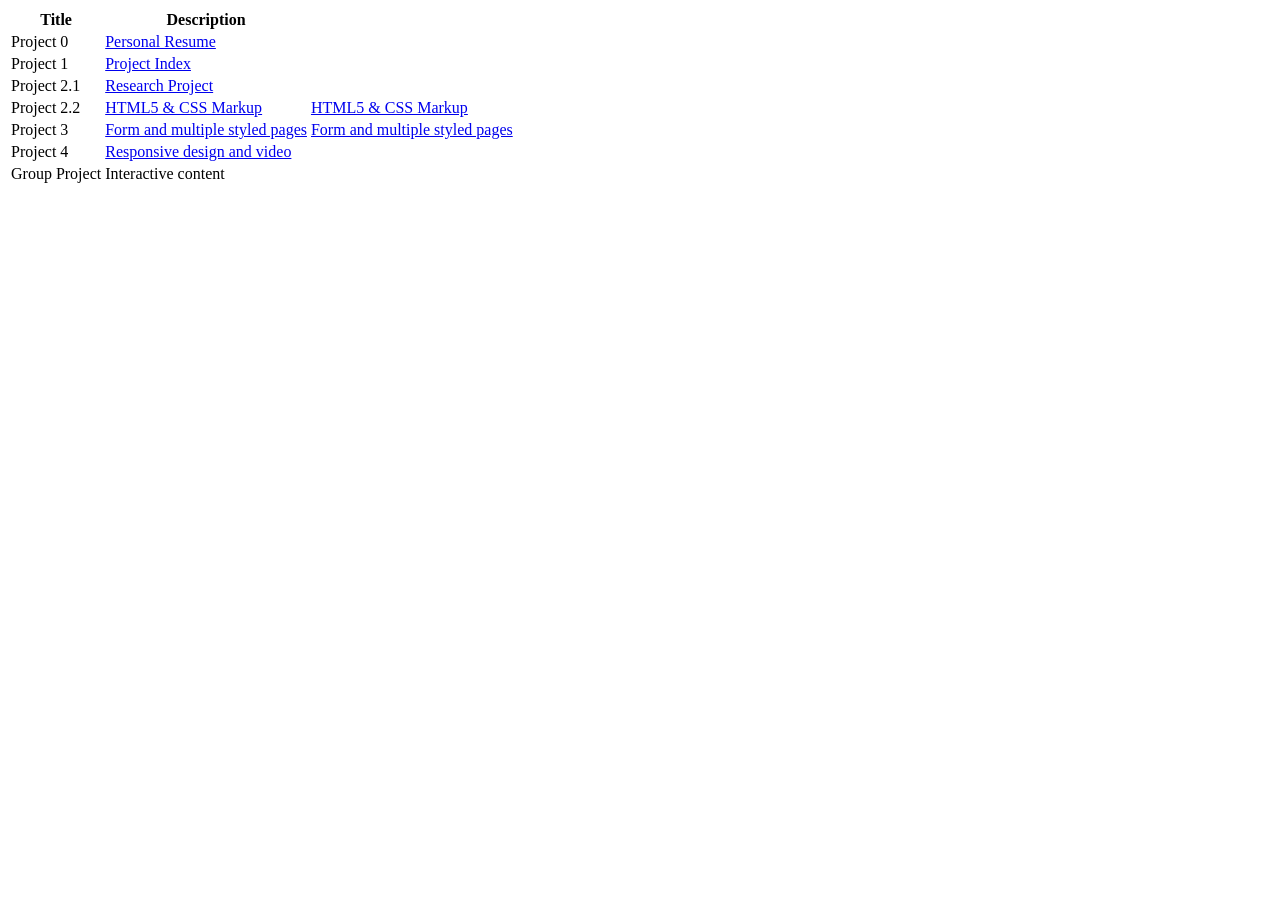
<file: index.html>
<html>
  <head>
    <title>WYATT GLAMMER</title>
  </head>
  <body>
    <table>
      <tr>
        <th>Title</th>
        <th>Description</th>
      </tr>
      <tr>
        <td>Project 0</td>
        <td>
          <a href="https://github.com/inf-6420-sp26/resume-WyattHX1895/blob/main/resume.md"> Personal Resume </a>
        </td>
      </tr>
      <tr>
        <td>Project 1</td>
        <td><a href="https://github.com/inf-6420-sp26/projects-WyattHX1895/blob/main/index.html"> Project Index </a>
        </td>
      </tr>
      <tr>
        <td>Project 2.1</td>
        <td><a href="https://github.com/inf-6420-sp26/projects-WyattHX1895/blob/main/Project2/index.html">Research Project</a>
        </td>
      </tr>
      <tr>
        <td>Project 2.2</td>
        <td><a href="https://github.com/inf-6420-sp26/projects-WyattHX1895/blob/main/coffee/index.html">HTML5 &amp; CSS Markup</a>
        <td><a href="https://github.com/inf-6420-sp26/projects-WyattHX1895/tree/project-3/coffee">HTML5 &amp; CSS Markup</a>

        </td>
      </tr>
      <tr>
        <td>Project 3</td>
        <td><a href="https://github.com/inf-6420-sp26/projects-WyattHX1895/blob/6573c8a334d9048bd66b8c5ffdcdc71031d3d506/Project3/index.html">
          Form and multiple styled pages </a> 
        <td><a href="https://github.com/inf-6420-sp26/projects-WyattHX1895/tree/project-3/Project3">Form and multiple styled pages</a>
        </td>
      </tr>
      <tr>
        <td>Project 4</td>
        <td><a href="https://github.com/inf-6420-sp26/projects-WyattHX1895/tree/project-4/responsive-video">Responsive design and video</a>
        </td>
      </tr>
      <tr>
        <td>Group Project</td>
        <td>Interactive content</td>
      </tr>
    </table>
  </body>
</html>
</file>
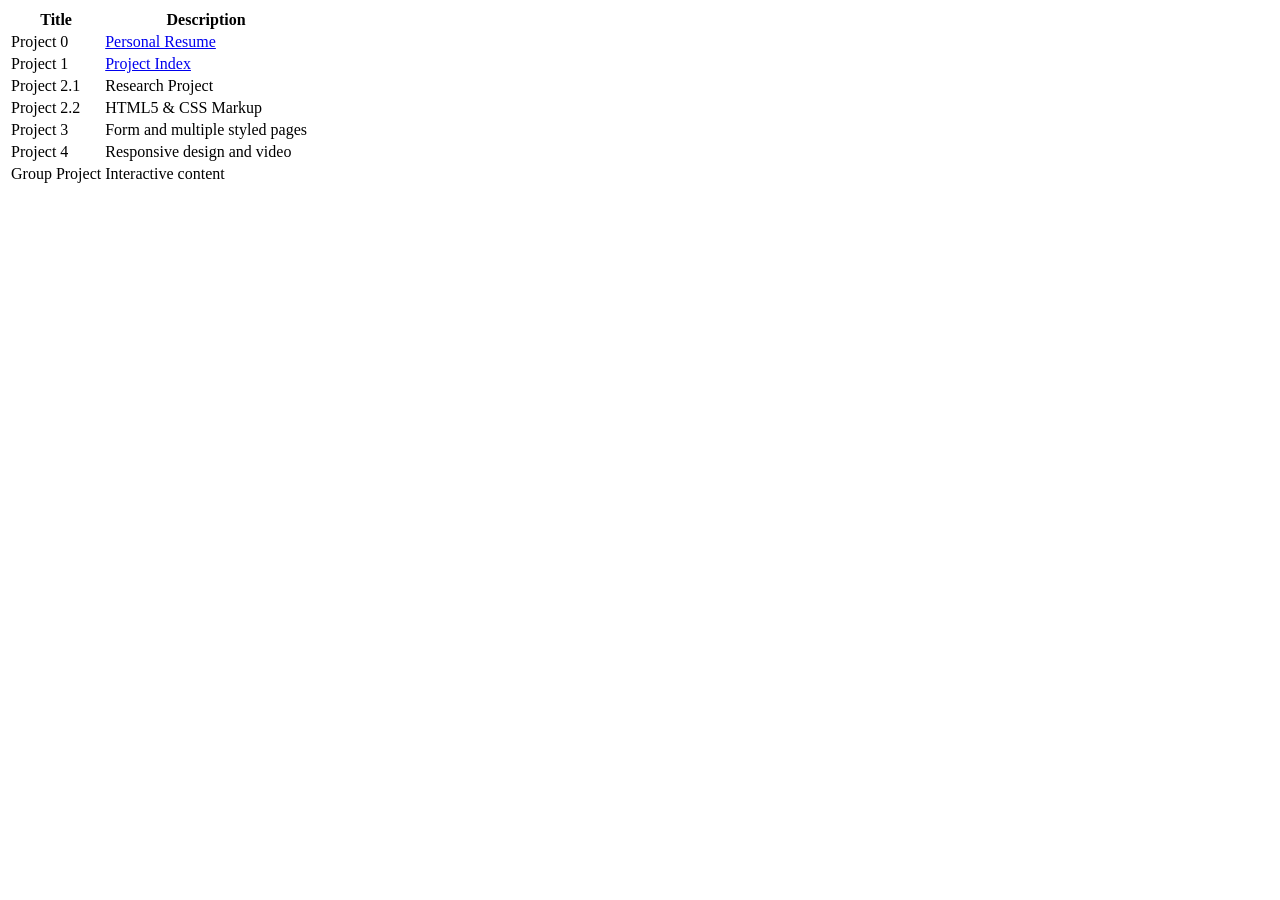
<file: Project2/index.html>
<html>
  <head>
    <title>WYATT GLAMMER</title>
  </head>
  <body>
    <table>
      <tr>
        <th>Title</th>
        <th>Description</th>
      </tr>
      <tr>
        <td>Project 0</td>
        <td>
          <a href="https://github.com/inf-6420-sp26/resume-WyattHX1895/blob/main/resume.md"> Personal Resume </a>
        </td>
      </tr>
      <tr>
        <td>Project 1</td>
        <td><a href="https://github.com/inf-6420-sp26/projects-WyattHX1895/blob/main/index.html"> Project Index </a>
        </td>
      </tr>
      <tr>
        <td>Project 2.1</td>
        <td>Research Project</td>
      </tr>
      <tr>
        <td>Project 2.2</td>
        <td>HTML5 &amp; CSS Markup</td>
      </tr>
      <tr>
        <td>Project 3</td>
        <td>Form and multiple styled pages</td>
      </tr>
      <tr>
        <td>Project 4</td>
        <td>Responsive design and video</td>
      </tr>
      <tr>
        <td>Group Project</td>
        <td>Interactive content</td>
      </tr>
    </table>
  </body>
</html>
</file>
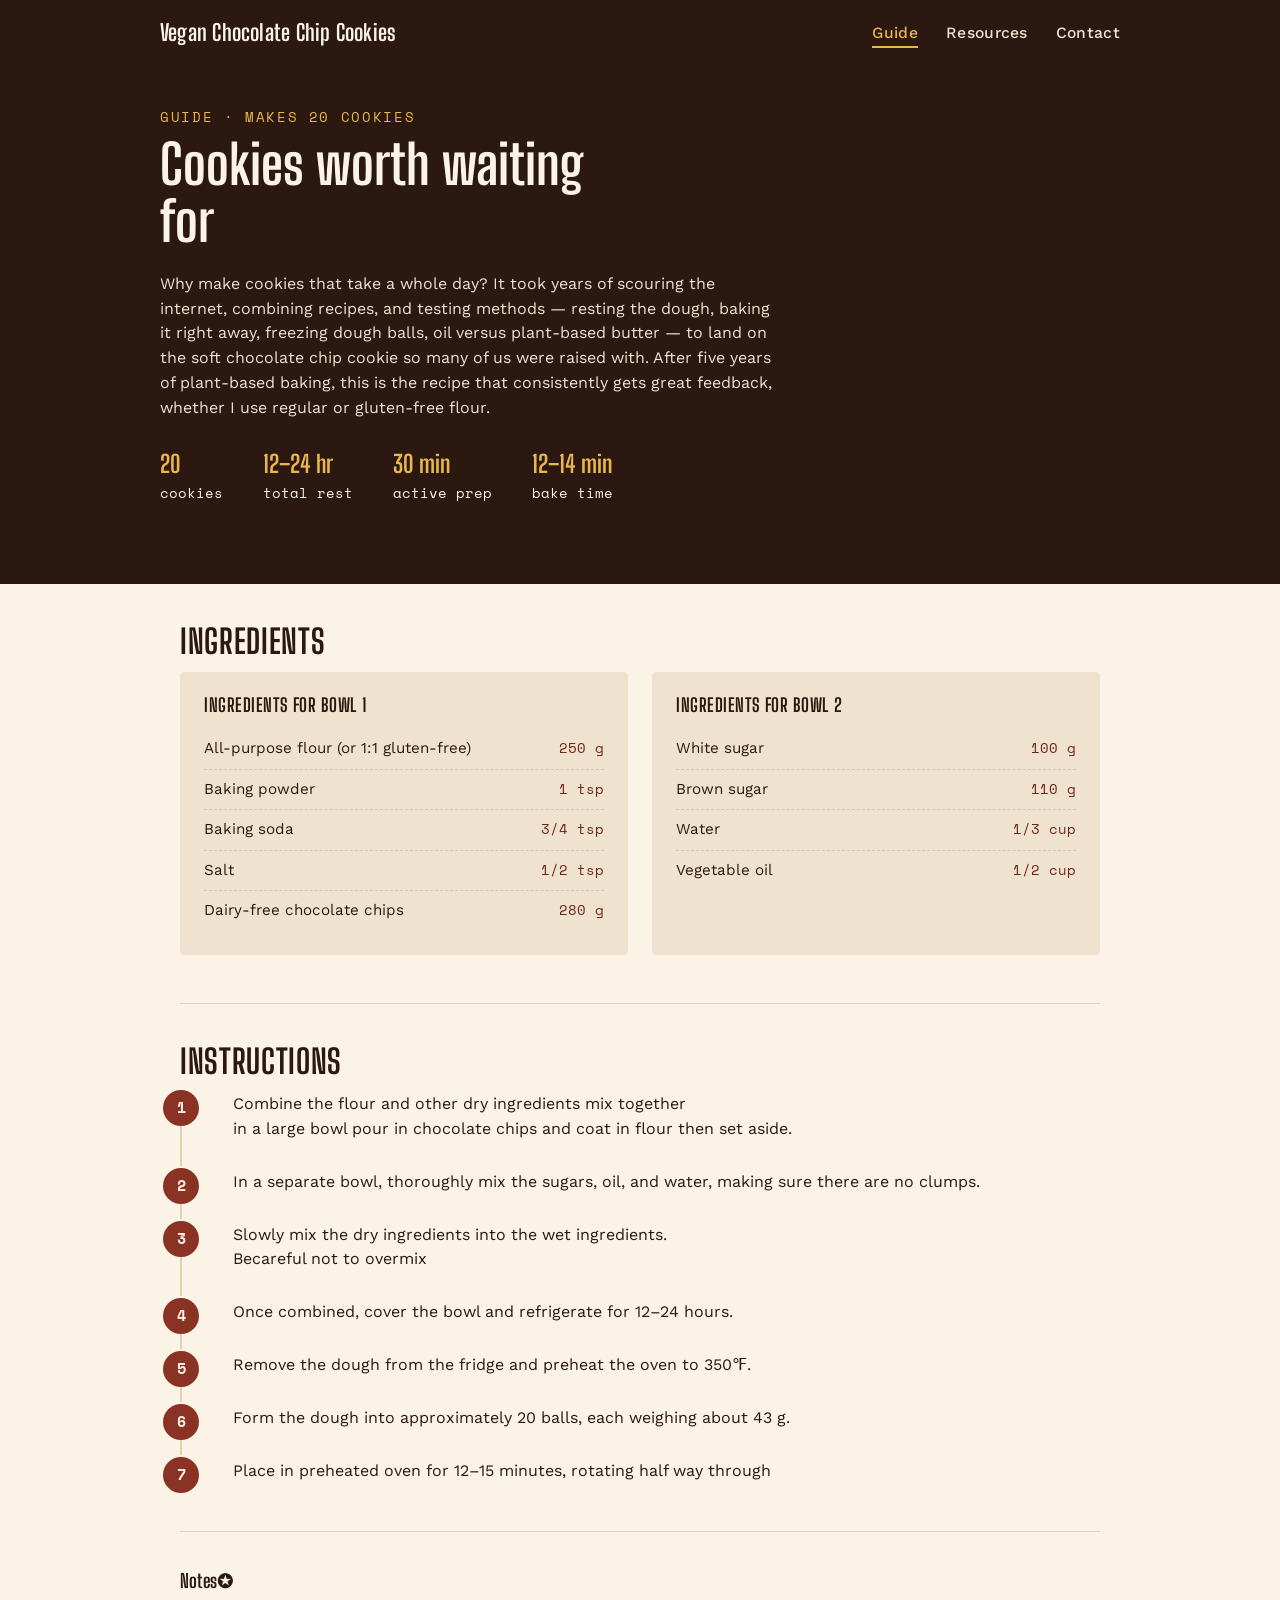
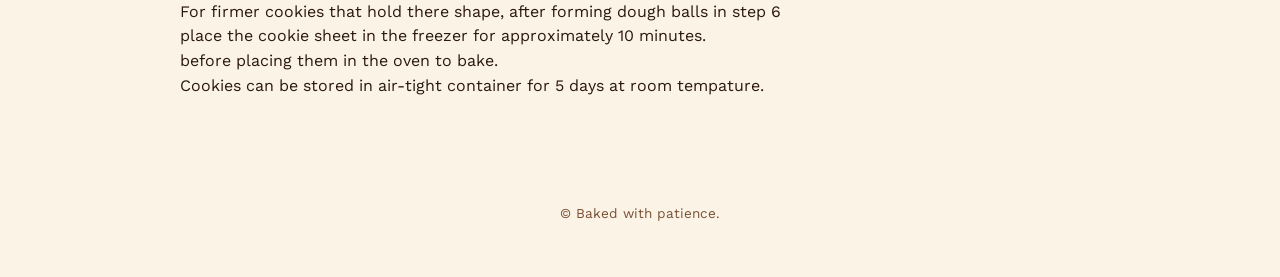
<file: Project3/index.html>
<!DOCTYPE html>
<html lang="en">
<head>
    <meta charset="UTF-8">
    <meta name="viewport" content="width=device-width, initial-scale=1.0">
    <title>Guide | Vegan Chocolate Chip Cookies</title>
    <meta name="description" content="A slow-rested vegan chocolate chip cookie recipe.">
    <link rel="preconnect" href="https://fonts.googleapis.com">
    <link
        href="https://fonts.googleapis.com/css2?family=Big+Shoulders+Display:wght@600;700&family=Space+Mono&family=Work+Sans:wght@400;500;600&display=swap"
        rel="stylesheet">
    <link rel="stylesheet" href="style/style.css">
</head>

<body>
    <header class="site-header">
        <div class="nav-wrap">
            <a class="brand" href="index.html">Vegan Chocolate Chip Cookies</a>
            <button class="nav-toggle" aria-expanded="false" aria-controls="site-nav">☰ Menu</button>
            <nav class="site-nav" id="site-nav" aria-label="Primary">
                <ul>
                    <li><a href="index.html" aria-current="page">Guide</a></li>
                    <li><a href="resources.html">Resources</a></li>
                    <li><a href="contact.html">Contact</a></li>
                </ul>
            </nav>
        </div>
        <div class="intro">
            <p class="eyebrow">Guide &middot; makes 20 cookies</p>
            <h1>Cookies worth waiting for</h1>
            <p>
                Why make cookies that take a whole day? It took years of scouring the internet, combining
                recipes, and testing methods &mdash; resting the dough, baking it right away, freezing dough
                balls, oil versus plant-based butter &mdash; to land on the soft chocolate chip cookie so many
                of us were raised with. After five years of plant-based baking, this is the recipe that
                consistently gets great feedback, whether I use regular or gluten-free flour.
            </p>
            <ul class="stat-row">
                <li><strong>20</strong>cookies</li>
                <li><strong>12&ndash;24 hr</strong>total rest</li>
                <li><strong>30 min</strong>active prep</li>
                <li><strong>12&ndash;14 min</strong>bake time</li>
            </ul>
            
            </div>
        </div>
    </header>

    <main>
        <section class="section-block" aria-labelledby="dry-heading">
            <h2 id="dry-heading">Ingredients</h2>
            <div class="ingredient-grid">
                <div class="ingredient-card">
                    <h3>Ingredients for bowl 1 </h3>
                    <ul>
                        <li><span>All-purpose flour (or 1:1 gluten-free)</span><span class="qty">250 g</span></li>
                        <li><span>Baking powder</span><span class="qty">1 tsp</span></li>
                        <li><span>Baking soda</span><span class="qty">3/4 tsp</span></li>
                        <li><span>Salt</span><span class="qty">1/2 tsp</span></li>
                        <li><span>Dairy-free chocolate chips</span><span class="qty">280 g</span></li>
                    </ul>
                </div>
                <div class="ingredient-card">
                    <h3>Ingredients for bowl 2 </h3>
                    <ul>
                        <li><span>White sugar</span><span class="qty">100 g</span></li>
                        <li><span>Brown sugar</span><span class="qty">110 g</span></li>
                        <li><span>Water</span><span class="qty">1/3 cup</span></li>
                        <li><span>Vegetable oil</span><span class="qty">1/2 cup</span></li>
                    </ul>
                </div>
            </div>
        </section>

            <section class="section-block" aria-labelledby="instructions-heading">
            <h2 id="instructions-heading">Instructions</h2>
            <ol class="steps">
                <li>Combine the flour and other dry ingredients mix together <br> in a large bowl
                    pour in chocolate chips and coat in flour then set aside.</li>
                <li>In a separate bowl, thoroughly mix the sugars, oil, and water, making sure there are no clumps.</li>
                <li>Slowly mix the dry ingredients into the wet ingredients.<br> Becareful not to overmix</li>
                <li>Once combined, cover the bowl and refrigerate for 12&ndash;24 hours.</li>
                <li>Remove the dough from the fridge and preheat the oven to 350&#8457;.</li>
                <li>Form the dough into approximately 20 balls, each weighing about 43 g.</li>
                <li>Place in preheated oven for 12&ndash;15 minutes, rotating half way through </li>
            </ol>
            </section>
            <section class="section-block" aria-labelledby="notes-heading">
            <h3 id="notes-heading"> Notes&#x272A;</h3>
            <p> For firmer cookies that hold there shape, after forming dough balls in step 6<br>
            place the cookie sheet in the freezer for approximately 10 minutes.<br>
            before placing them in the oven to bake. <br>
            Cookies can be stored in air-tight container for 5 days at room tempature.<br>
            </p>
            </section>
        </section>
    </main>

    <footer class="site-footer">
        <p>&copy; Baked with patience.</p>
    </footer>
</file>
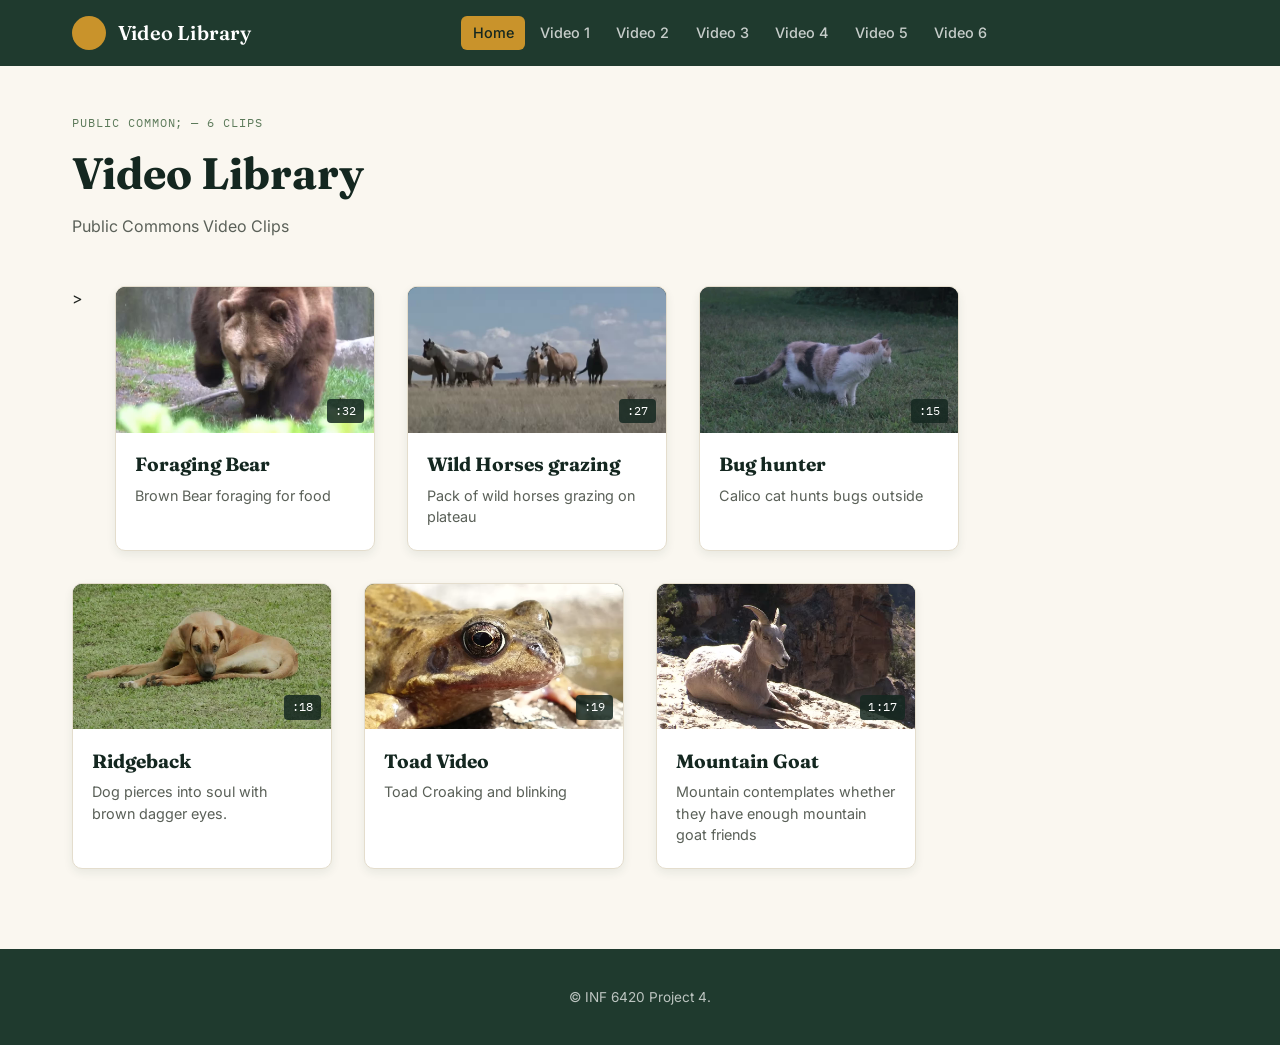
<file: responsive-video/index.html>
<!DOCTYPE html>
<html lang="en">

<head>
<meta charset="UTF-8">
<meta name="viewport" content="width=device-width, initial scale=1.0">
<meta name="description" content=" Video Gallery">
<title> Course Video Library  </title>
<link rel="preconnect" href="https://fonts.googleapis.com">
<link rel="preconnect" href="https://fonts.gstatic.com" crossorigin>
<link href="https://fonts.googleapis.com/css2?family=Fraunces:opsz,wght@9..144,400;9..144,600;9..144,700&family=Inter:wght@400;500;600&family=IBM+Plex+Mono:wght@500&display=swap" rel="stylesheet">
<link rel="stylesheet" href="css/styles.css">

</head>

<body>
    <!-- accessibility link -->
    <a href="#main-content" class="skip-link">Skip to main content</a>
    <!--header-->
    <header class="site-header">
        <div class="header-container">
            <div class="site-branding">
                <div class="logo-placeholder" aria-hidden="true"></div>
                <a href="index.html" class="site-title">Video Library</a>
            </div>
            <nav class="main-nav" aria-label="Main-Navigation">
                <ul>
                    <li><a href="index.html" class="nav-link active" aria-current="page">Home</a></li>
                    <li><a href="video-1.html" class="nav-link">Video 1</a></li>
                    <li><a href="video-2.html" class="nav-link">Video 2</a></li>
                    <li><a href="video-3.html" class="nav-link">Video 3</a></li>
                    <li><a href="video-4.html" class="nav-link">Video 4</a></li>
                    <li><a href="video-5.html" class="nav-link">Video 5</a></li>
                    <li><a href="video-6.html" class="nav-link">Video 6</a></li>
                </ul>
            </nav>
        </div>
    </header>
    <!--main page-->
    <main id="main-content">
        <div class= "page-intro">
            <p class="eyebrow">Public Common; &mdash; 6 clips </p>
            <h1> Video Library </h1>
            <p class="intro-copy">Public Commons Video Clips</p>
        </div>

        <!--gallery grid -->
        <section aria-labelledby="gallery-title">
            
            <div class="gallery-grid">
                <!--video 1-->>
                <a href="video-1.html" class="video-card" aria-label="Play video: Brown Bear Foraging duration 32 seconds">
                <div class="card-thumbnail-wrapper">
                    <img src="assets/images/video-1-frame1.jpg" alt="Brown Bear Foraging" class="video-tn">
                    <span class="badge" aria-label="duration">:32</span>
                </div>
                <div class="card-text">
                    <h3 class="card-title">Foraging Bear</h3>
                    <p class="card-desc">Brown Bear foraging for food</p>
                </div>
                </a>
              <!--video 2-->
                <a href="video-2.html" class="video-card" aria-label="Play video: Wild Horses">
                <div class="card-thumbnail-wrapper">
                    <img src="assets/images/video-2-frame1.jpg" alt="Wild Horses" class="video-tn">
                    <span class="badge" aria-label="duration">:27</span>
                </div>
                <div class="card-text">
                    <h3 class="card-title">Wild Horses grazing</h3>
                    <p class="card-desc">Pack of wild horses grazing on plateau</p>
                </div>
                </a>
                <!--video 3-->
                <a href="video-3.html" class="video-card" aria-label="Play video: Domestic Cat hunting bugs duration 15 seconds">
                <div class="card-thumbnail-wrapper">
                    <img src="assets/images/video-3-frame1.jpg" alt="Domestic cat chases fly" class="video-tn">
                    <span class="badge" aria-label="duration">:15</span>
                </div>
                <div class="card-text">
                    <h3 class="card-title">Bug hunter</h3>
                    <p class="card-desc">Calico cat hunts bugs outside</p>
                </div>
                </a>
                 <!--video 4-->
                <a href="video-4.html" class="video-card" aria-label="Play video: Ridgeback stares into soul duration 18 seconds">
                <div class="card-thumbnail-wrapper">
                    <img src="assets/images/video-4-frame1.jpg" alt="Ridgeback" class="video-tn">
                    <span class="badge" aria-label="duration">:18</span>
                </div>
                <div class="card-text">
                    <h3 class="card-title">Ridgeback</h3>
                    <p class="card-desc">Dog pierces into soul with brown dagger eyes. </p>
                </div>
                </a>
                <!--video 5-->
                <a href="video-5.html" class="video-card" aria-label="Play video: Toad duration 19 seconds">
                <div class="card-thumbnail-wrapper">
                    <img src="assets/images/video-5-frame1.jpg" alt="Toad Croaking and blinking" class="video-tn">
                    <span class="badge" aria-label="duration">:19</span>
                </div>
                <div class="card-text">
                    <h3 class="card-title">Toad Video</h3>
                    <p class="card-desc">Toad Croaking and blinking</p>
                </div>
                </a>
                <!--Video 6-->
                <a href="video-6.html" class="video-card" aria-label="Play video: Mountain Goat chewing duration 77 seconds">
                <div class="card-thumbnail-wrapper">
                    <img src="assets/images/video-6-frame1.jpg" alt="Mountain Goat chewing" class="video-tn">
                    <span class="badge" aria-label="duration">1:17</span>
                </div>
                <div class="card-text">
                    <h3 class="card-title">Mountain Goat</h3>
                    <p class="card-desc">Mountain contemplates whether they have enough mountain goat friends</p>
                </div>
                </a>
            
            
            </div>
        </section>

    </main>
    <footer class="site-footer">
        <p>&copy; INF 6420 Project 4. </p>

    </footer>
    
    
   </body>
   </html>
</file>
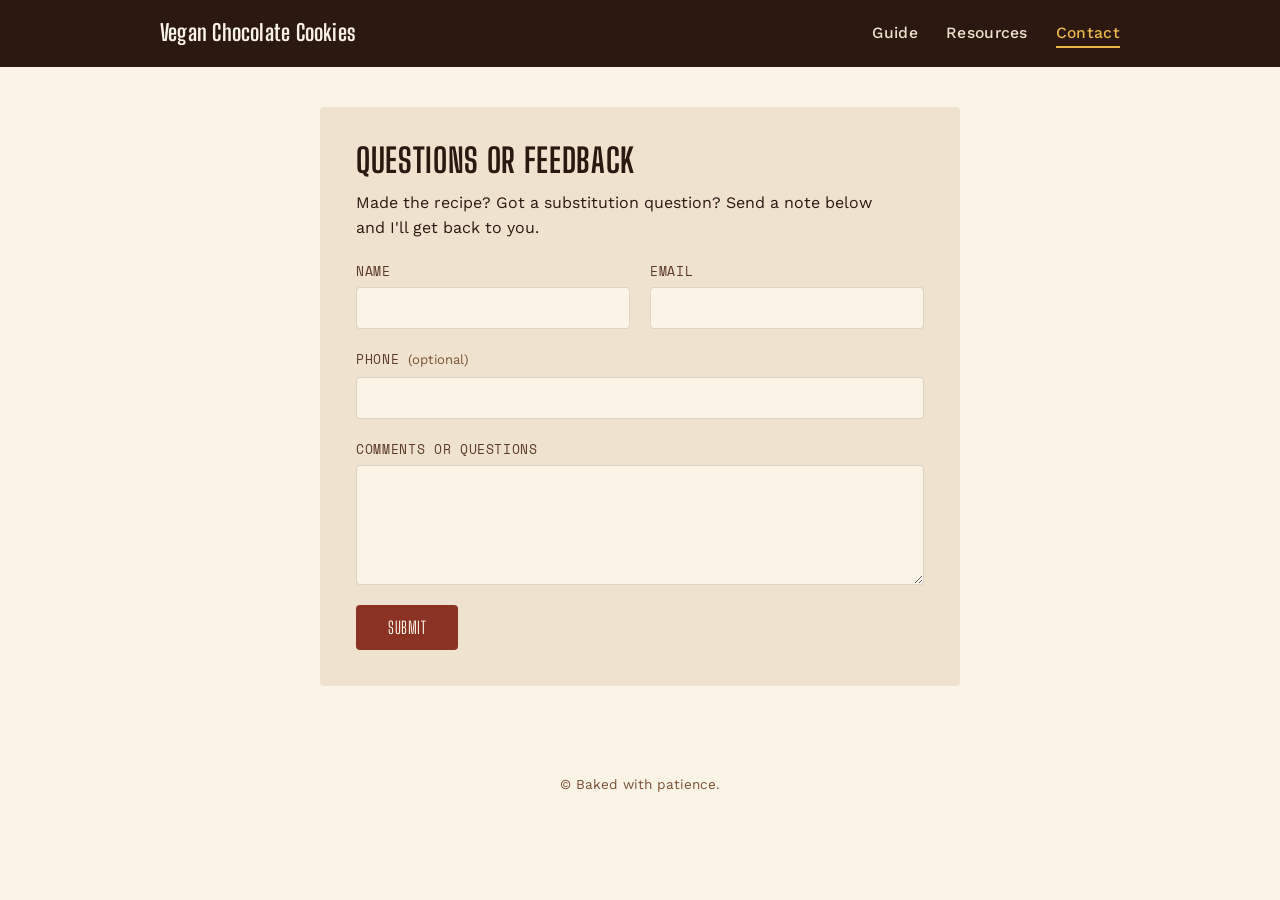
<file: Project3/contact.html>
<!DOCTYPE html>
<html lang="en">
<head>
    <meta charset="UTF-8">
    <meta name="viewport" content="width=device-width, initial-scale=1.0">
    <title>Contact | Vegan Chocolate Chip Cookies</title>
    <meta name="description" content="Get in touch with questions or feedback about the vegan chocolate chip cookie recipe.">
    <link rel="preconnect" href="https://fonts.googleapis.com">
    <link
        href="https://fonts.googleapis.com/css2?family=Big+Shoulders+Display:wght@600;700&family=Space+Mono&family=Work+Sans:wght@400;500;600&display=swap"
        rel="stylesheet">
    <link rel="stylesheet" href="style/style.css">
</head>

<body>
    <header class="site-header">
        <div class="nav-wrap">
            <a class="brand" href="index.html">Vegan Chocolate Cookies</a>
            <button class="nav-toggle" aria-expanded="false" aria-controls="site-nav">☰ Menu</button>
            <nav class="site-nav" id="site-nav" aria-label="Primary">
                <ul>
                    <li><a href="index.html">Guide</a></li>
                    <li><a href="resources.html">Resources</a></li>
                    <li><a href="contact.html" aria-current="page">Contact</a></li>
                </ul>
            </nav>
        </div>
    </header>

    <main>
        <div class="contact-shell">
            <div class="contact-card">
                <h2>Questions or Feedback</h2>
                <p class="lede">Made the recipe? Got a substitution question? Send a note below and I'll get back to you.</p>

                <form>
                    <div class="field-grid">
                        <div class="field">
                            <label for="full-name">Name</label>
                            <input type="text" id="full-name" name="full-name" autocomplete="name" required>
                        </div>
                        <div class="field">
                            <label for="email">Email</label>
                            <input type="email" id="email" name="email" autocomplete="email" required>
                        </div>
                    </div>

                    <div class="field">
                        <label for="phone">Phone <span class="optional">(optional)</span></label>
                        <input type="tel" id="phone" name="phone" autocomplete="tel">
                    </div>

                    <div class="field">
                        <label for="comment">Comments or Questions</label>
                        <textarea id="comment" name="comment" required></textarea>
                    </div>

                    <div class="form-action">
                        <button type="submit">Submit</button>
                    </div>
                </form>
            </div>
        </div>
    </main>

    <footer class="site-footer">
        <p>&copy; Baked with patience.</p>
    </footer>

    
</body>
</html>
</file>
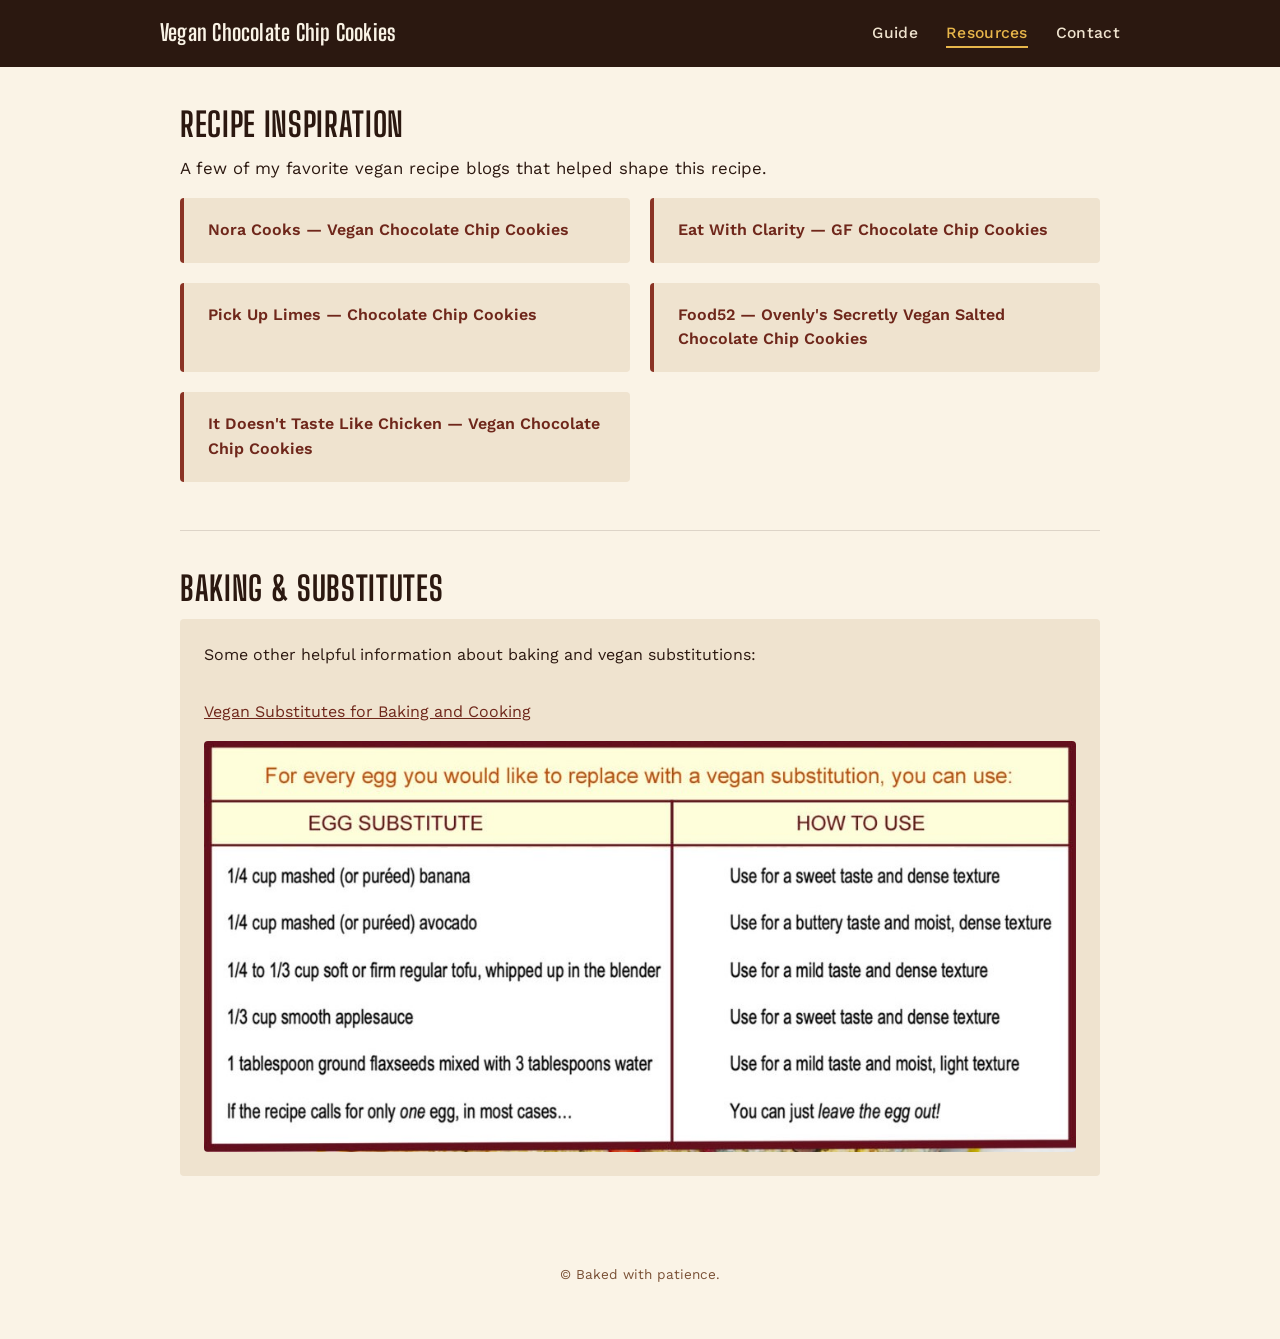
<file: Project3/resources.html>
<!DOCTYPE html>
<html lang="en">
<head>
    <meta charset="UTF-8">
    <meta name="viewport" content="width=device-width, initial-scale=1.0">
    <title>Resources | Vegan Chocolate Chip Cookies</title>
    <meta name="description" content="Recipe inspiration and vegan baking substitutes.">
    <link rel="preconnect" href="https://fonts.googleapis.com">
    <link
        href="https://fonts.googleapis.com/css2?family=Big+Shoulders+Display:wght@600;700&family=Space+Mono&family=Work+Sans:wght@400;500;600&display=swap"
        rel="stylesheet">
    <link rel="stylesheet" href="style/style.css">
</head>

<body>
    <header class="site-header">
        <div class="nav-wrap">
            <a class="brand" href="index.html">Vegan Chocolate Chip Cookies</a>
            <button class="nav-toggle" aria-expanded="false" aria-controls="site-nav">☰ Menu</button>
            <nav class="site-nav" id="site-nav" aria-label="Primary">
                <ul>
                    <li><a href="index.html">Guide</a></li>
                    <li><a href="resources.html" aria-current="page">Resources</a></li>
                    <li><a href="contact.html">Contact</a></li>
                </ul>
            </nav>
        </div>
    </header>

    <main>
        <section class="section-block" style="margin-top:0;border-top:none;padding-top:0;" aria-labelledby="blogs-heading">
            <h2 id="blogs-heading">Recipe Inspiration</h2>
            <p class="page-intro">A few of my favorite vegan recipe blogs that helped shape this recipe.</p>
            <div class="resource-grid">
                <div class="resource-card">
                    <a href="https://www.noracooks.com/vegan-chocolate-chip-cookies/">Nora Cooks &mdash; Vegan Chocolate Chip Cookies</a>
                </div>
                <div class="resource-card">
                    <a href="https://eatwithclarity.com/vegan-chocolate-chip-cookies/">Eat With Clarity &mdash; GF Chocolate Chip Cookies</a>
                </div>
                <div class="resource-card">
                    <a href="https://www.pickuplimes.com/recipe/the-best-chocolate-chip-cookies-1437">Pick Up Limes &mdash; Chocolate Chip Cookies</a>
                </div>
                <div class="resource-card">
                    <a href="https://food52.com/recipes/39132-ovenly-s-secretly-vegan-salted-chocolate-chip-cookies">Food52 &mdash; Ovenly's Secretly Vegan Salted Chocolate Chip Cookies</a>
                </div>
                <div class="resource-card">
                    <a href="https://itdoesnttastelikechicken.com/the-best-vegan-chocolate-chip-cookies/">It Doesn't Taste Like Chicken &mdash; Vegan Chocolate Chip Cookies</a>
                </div>
            </div>
        </section>

        <section class="section-block" aria-labelledby="substitutes-heading">
            <h2 id="substitutes-heading">Baking &amp; Substitutes</h2>
            <div class="substitute-block">
                <p>Some other helpful information about baking and vegan substitutions:</p>
                <a href="https://studioist.co/posts/vegan-substitutes-for-baking-and-cooking">Vegan Substitutes for Baking and Cooking</a>
                <img src="images/EGG-SUBSTITUTE-VEGAN-CHART-2-FB-1060x1060.jpg" alt="Chart of vegan egg substitute options and when to use each one">
            </div>
        </section>
    </main>

    <footer class="site-footer">
        <p>&copy;  Baked with patience.</p>
    </footer>


</body>
</html>
</file>
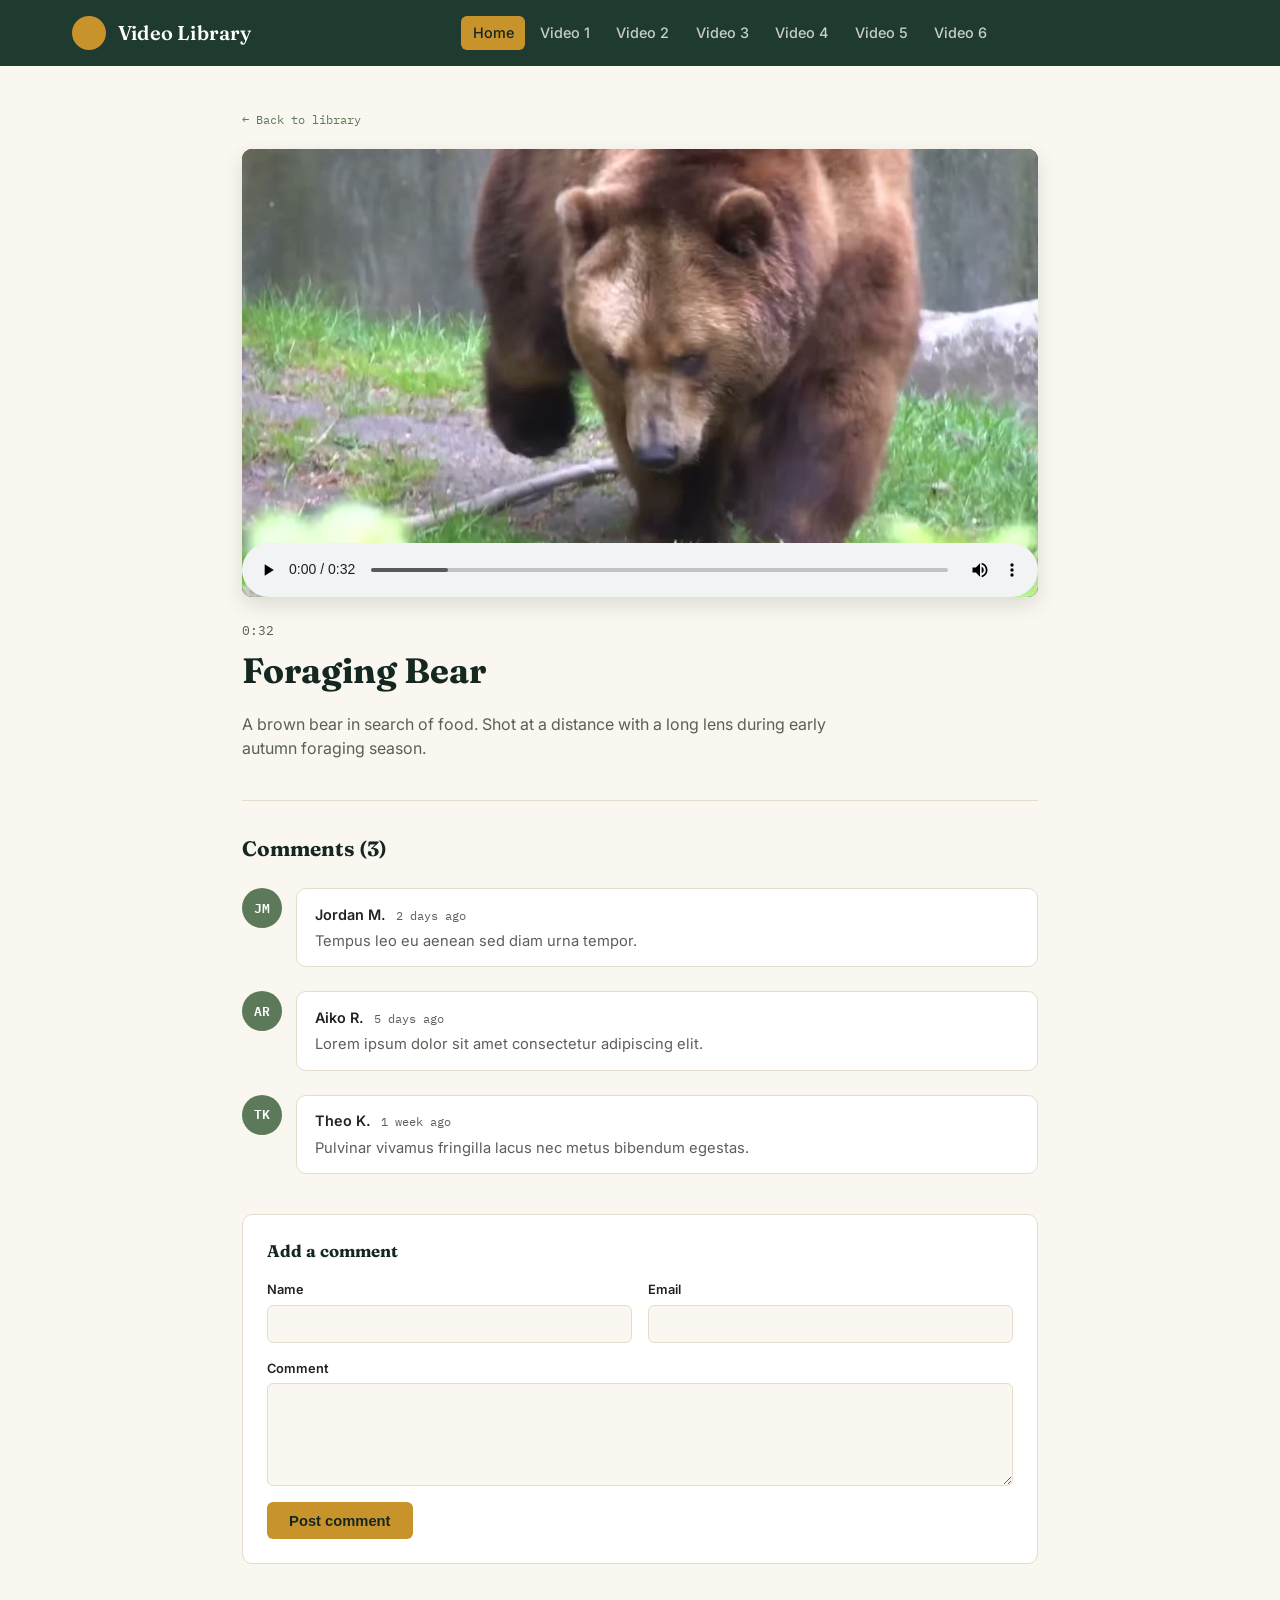
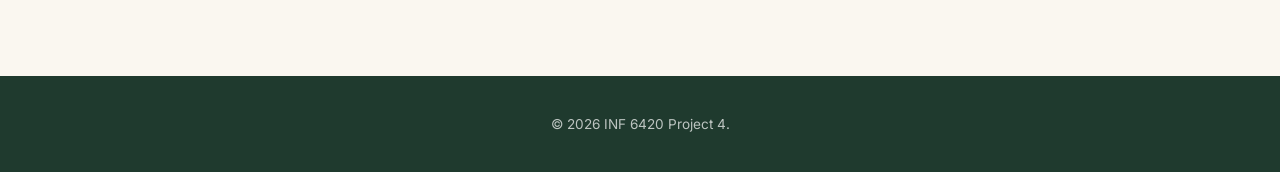
<file: responsive-video/video-1.html>
<!DOCTYPE html>
<html lang="en">

<head>
    <meta charset="UTF-8">
    <meta name="viewport" content="width=device-width, initial scale=1.0">
    <meta name="description" content="Video Gallery">
    <title> Video Library  </title>
    <link rel="preconnect" href="https://fonts.googleapis.com">
    <link rel="preconnect" href="https://fonts.gstatic.com" crossorigin>
    <link href="https://fonts.googleapis.com/css2?family=Fraunces:opsz,wght@9..144,400;9..144,600;9..144,700&family=Inter:wght@400;500;600&family=IBM+Plex+Mono:wght@500&display=swap" rel="stylesheet">
    <link rel="stylesheet" href="css/styles.css">

</head>
<body>
    <!-- accessibility link -->
    <a href="#main-content" class="skip-link">Skip to main content</a>
    <!--header-->
    <header class="site-header">
        <div class="header-container">
            <div class="site-branding">
                <div class="logo-placeholder" aria-hidden="true"></div>
                <a href="index.html" class="site-title">Video Library</a>
            </div>
            <nav class="main-nav" aria-label="Main-Navigation">
                <ul>
                    <li><a href="index.html" class="nav-link active" aria-current="page">Home</a></li>
                    <li><a href="video-1.html" class="nav-link">Video 1</a></li>
                    <li><a href="video-2.html" class="nav-link">Video 2</a></li>
                    <li><a href="video-3.html" class="nav-link">Video 3</a></li>
                    <li><a href="video-4.html" class="nav-link">Video 4</a></li>
                    <li><a href="video-5.html" class="nav-link">Video 5</a></li>
                    <li><a href="video-6.html" class="nav-link">Video 6</a></li>
                </ul>
            </nav>
        </div>
    </header>
    <main id="main-content">
            <div class="video-page">
 
            <a href="index.html" class="breadcrumb">&larr; Back to library</a>
 
            <div class="video-player-wrapper">
                
                <video controls poster="assets/images/video-1-frame1.jpg">
                    <source src="assets/videos/video-1.mp4" type="video/mp4">
                    <track label="English" kind="captions" srclang="en" src="assets/captions/video-1.vtt" default>
                    Your browser doesn't support embedded video.
                </video>
            </div>
 
            <div class="video-meta">
                <span class="video-duration">0:32</span>
            </div>
 
            <h1>Foraging Bear</h1>
            <p class="video-description">
                A brown bear in search of food. Shot at a distance with a long lens
                during early autumn foraging season.
            </p>
 
            <section class="comments-section" aria-labelledby="comments-heading">
                <h2 id="comments-heading" class="comments-heading">Comments (3)</h2>
 
                <ul class="comment-list">
                    <li class="comment">
                        <div class="comment-avatar" aria-hidden="true">JM</div>
                        <div class="comment-body">
                            <div class="comment-head">
                                <span class="comment-author">Jordan M.</span>
                                <span class="comment-time">2 days ago</span>
                            </div>
                            <p class="comment-text">Tempus leo eu aenean sed diam urna tempor.</p>
                        </div>
                    </li>
                    <li class="comment">
                        <div class="comment-avatar" aria-hidden="true">AR</div>
                        <div class="comment-body">
                            <div class="comment-head">
                                <span class="comment-author">Aiko R.</span>
                                <span class="comment-time">5 days ago</span>
                            </div>
                            <p class="comment-text">Lorem ipsum dolor sit amet consectetur adipiscing elit.</p>
                        </div>
                    </li>
                    <li class="comment">
                        <div class="comment-avatar" aria-hidden="true">TK</div>
                        <div class="comment-body">
                            <div class="comment-head">
                                <span class="comment-author">Theo K.</span>
                                <span class="comment-time">1 week ago</span>
                            </div>
                            <p class="comment-text">Pulvinar vivamus fringilla lacus nec metus bibendum egestas.</p>
                        </div>
                    </li>
                </ul>
 
                <form class="comment-form" action="#" method="post">
                    <h3>Add a comment</h3>
                    <div class="form-row">
                        <div class="form-field">
                            <label for="comment-name">Name</label>
                            <input type="text" id="comment-name" name="name" required>
                        </div>
                        <div class="form-field">
                            <label for="comment-email">Email</label>
                            <input type="email" id="comment-email" name="email" required>
                        </div>
                    </div>
                    <div class="form-field" style="margin-bottom: 1rem;">
                        <label for="comment-text">Comment</label>
                        <textarea id="comment-text" name="comment" required></textarea>
                    </div>
                    <button type="submit" class="comment-submit">Post comment</button>
                </form>
            </section>
 
        </div>
    </main>
 
    <footer class="site-footer">
        <p>&copy; 2026 INF 6420 Project 4.</p>
    </footer>
</body>
</html>
</file>
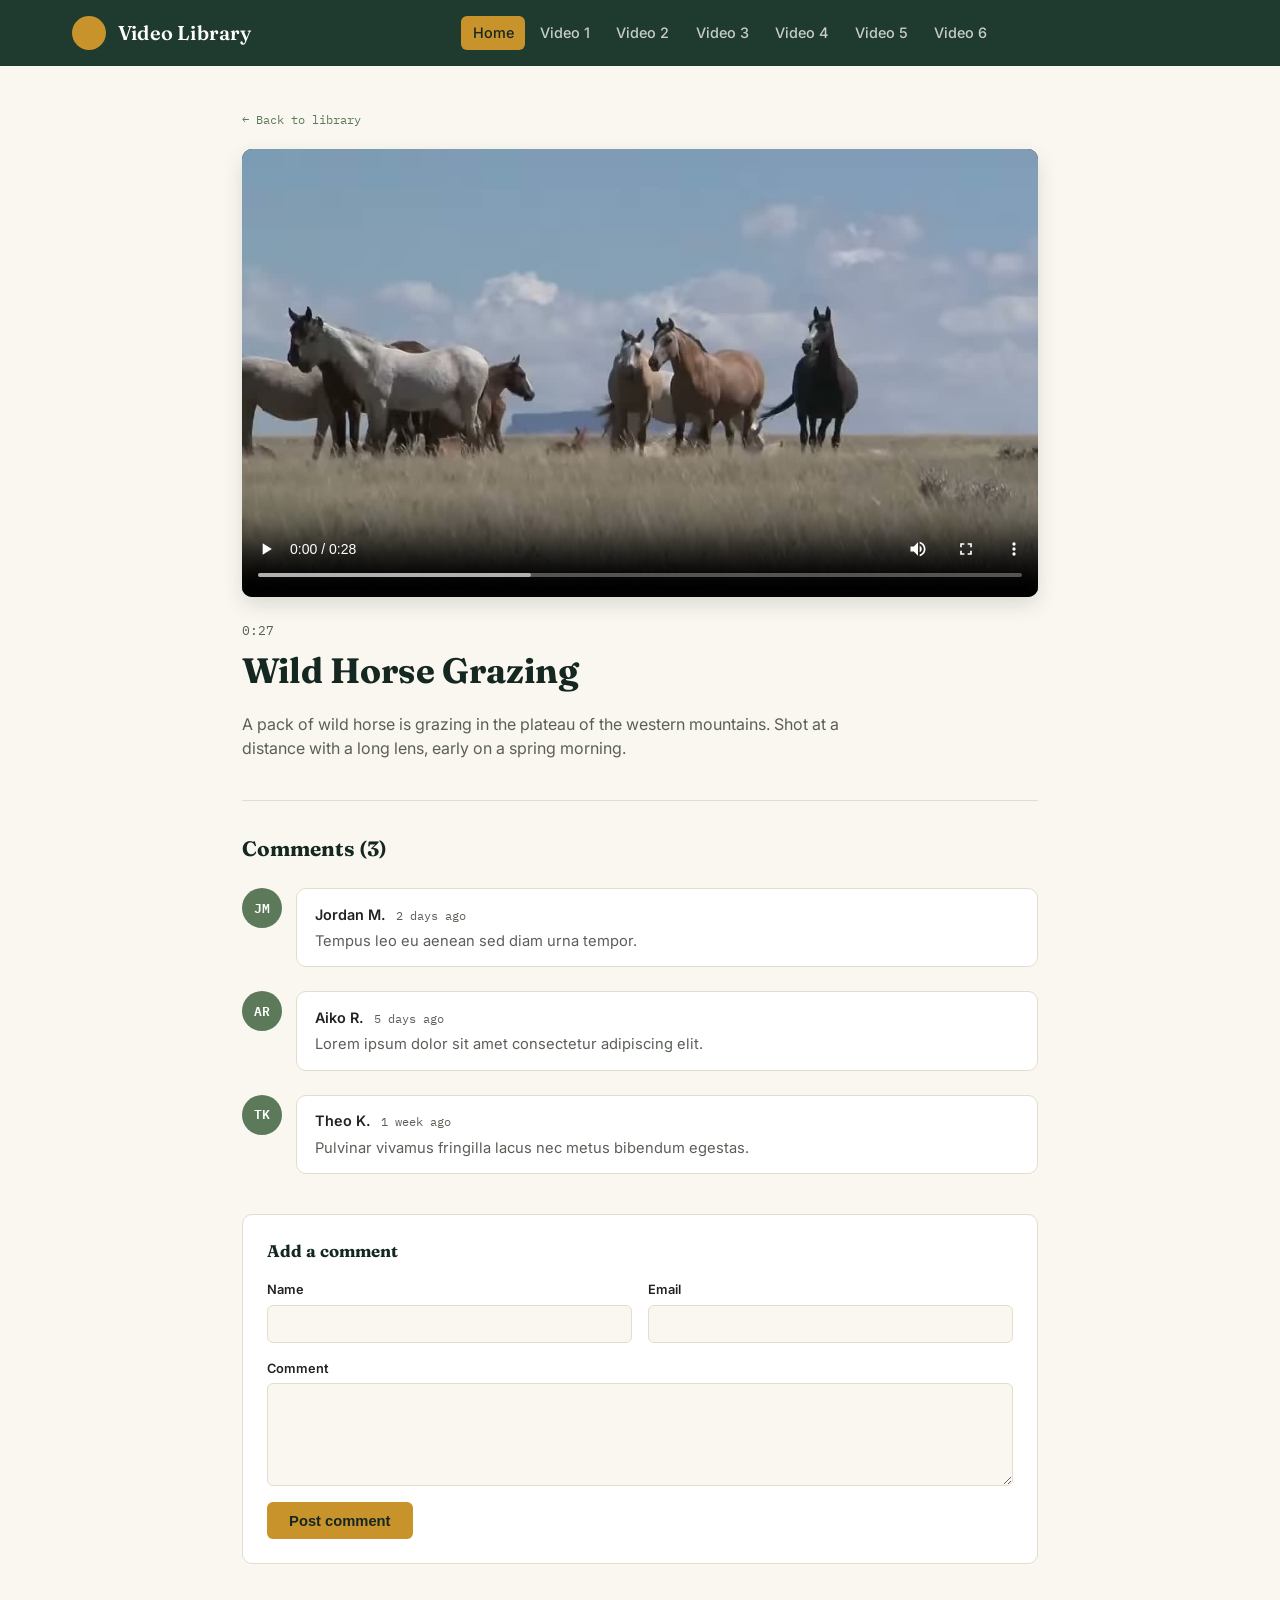
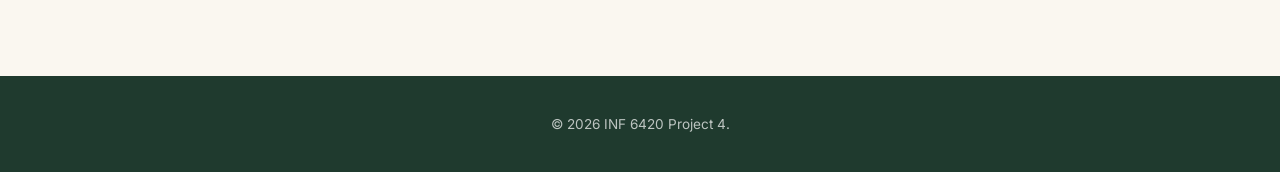
<file: responsive-video/video-2.html>
<!DOCTYPE html>
<html lang="en">

<head>
    <meta charset="UTF-8">
    <meta name="viewport" content="width=device-width, initial scale=1.0">
    <meta name="description" content="Video Gallery">
    <title> Video Library  </title>
    <link rel="preconnect" href="https://fonts.googleapis.com">
<link rel="preconnect" href="https://fonts.gstatic.com" crossorigin>
<link href="https://fonts.googleapis.com/css2?family=Fraunces:opsz,wght@9..144,400;9..144,600;9..144,700&family=Inter:wght@400;500;600&family=IBM+Plex+Mono:wght@500&display=swap" rel="stylesheet">
    <link rel="stylesheet" href="css/styles.css">

</head>
<body>
    <!-- accessibility link -->
    <a href="#main-content" class="skip-link">Skip to main content</a>
    <!--header-->
    <header class="site-header">
        <div class="header-container">
            <div class="site-branding">
                <div class="logo-placeholder" aria-hidden="true"></div>
                <a href="index.html" class="site-title">Video Library</a>
            </div>
            <nav class="main-nav" aria-label="Main-Navigation">
                <ul>
                    <li><a href="index.html" class="nav-link active" aria-current="page">Home</a></li>
                    <li><a href="video-1.html" class="nav-link">Video 1</a></li>
                    <li><a href="video-2.html" class="nav-link">Video 2</a></li>
                    <li><a href="video-3.html" class="nav-link">Video 3</a></li>
                    <li><a href="video-4.html" class="nav-link">Video 4</a></li>
                    <li><a href="video-5.html" class="nav-link">Video 5</a></li>
                    <li><a href="video-6.html" class="nav-link">Video 6</a></li>
                </ul>
            </nav>
        </div>
    </header>
    <main id="main-content">
            <div class="video-page">
 
            <a href="index.html" class="breadcrumb">&larr; Back to library</a>
 
            <div class="video-player-wrapper">
               
                <video controls poster="assets/images/video-2-frame1.jpg">
                    <source src="assets/videos/video-2.mp4" type="video/mp4">
                    <track label="English" kind="captions" srclang="en" src="assets/captions/video-2.vtt" default>
                    Your browser doesn't support embedded video.
                </video>
            </div>
 
            <div class="video-meta">
                <span class="video-duration">0:27</span>
            </div>
 
            <h1>Wild Horse Grazing</h1>
            <p class="video-description">
                A pack of wild horse is grazing in the plateau of the western mountains.
                Shot at a distance with a long lens, early on a spring morning.  
            </p>
 
            <section class="comments-section" aria-labelledby="comments-heading">
                <h2 id="comments-heading" class="comments-heading">Comments (3)</h2>
 
                <ul class="comment-list">
                    <li class="comment">
                        <div class="comment-avatar" aria-hidden="true">JM</div>
                        <div class="comment-body">
                            <div class="comment-head">
                                <span class="comment-author">Jordan M.</span>
                                <span class="comment-time">2 days ago</span>
                            </div>
                            <p class="comment-text">Tempus leo eu aenean sed diam urna tempor.</p>
                        </div>
                    </li>
                    <li class="comment">
                        <div class="comment-avatar" aria-hidden="true">AR</div>
                        <div class="comment-body">
                            <div class="comment-head">
                                <span class="comment-author">Aiko R.</span>
                                <span class="comment-time">5 days ago</span>
                            </div>
                            <p class="comment-text">Lorem ipsum dolor sit amet consectetur adipiscing elit.</p>
                        </div>
                    </li>
                    <li class="comment">
                        <div class="comment-avatar" aria-hidden="true">TK</div>
                        <div class="comment-body">
                            <div class="comment-head">
                                <span class="comment-author">Theo K.</span>
                                <span class="comment-time">1 week ago</span>
                            </div>
                            <p class="comment-text">Pulvinar vivamus fringilla lacus nec metus bibendum egestas.</p>
                        </div>
                    </li>
                </ul>
 
                <form class="comment-form" action="#" method="post">
                    <h3>Add a comment</h3>
                    <div class="form-row">
                        <div class="form-field">
                            <label for="comment-name">Name</label>
                            <input type="text" id="comment-name" name="name" required>
                        </div>
                        <div class="form-field">
                            <label for="comment-email">Email</label>
                            <input type="email" id="comment-email" name="email" required>
                        </div>
                    </div>
                    <div class="form-field" style="margin-bottom: 1rem;">
                        <label for="comment-text">Comment</label>
                        <textarea id="comment-text" name="comment" required></textarea>
                    </div>
                    <button type="submit" class="comment-submit">Post comment</button>
                </form>
            </section>
 
        </div>
    </main>
 
    <footer class="site-footer">
        <p>&copy; 2026 INF 6420 Project 4.</p>
    </footer>
</body>
</html>
</file>
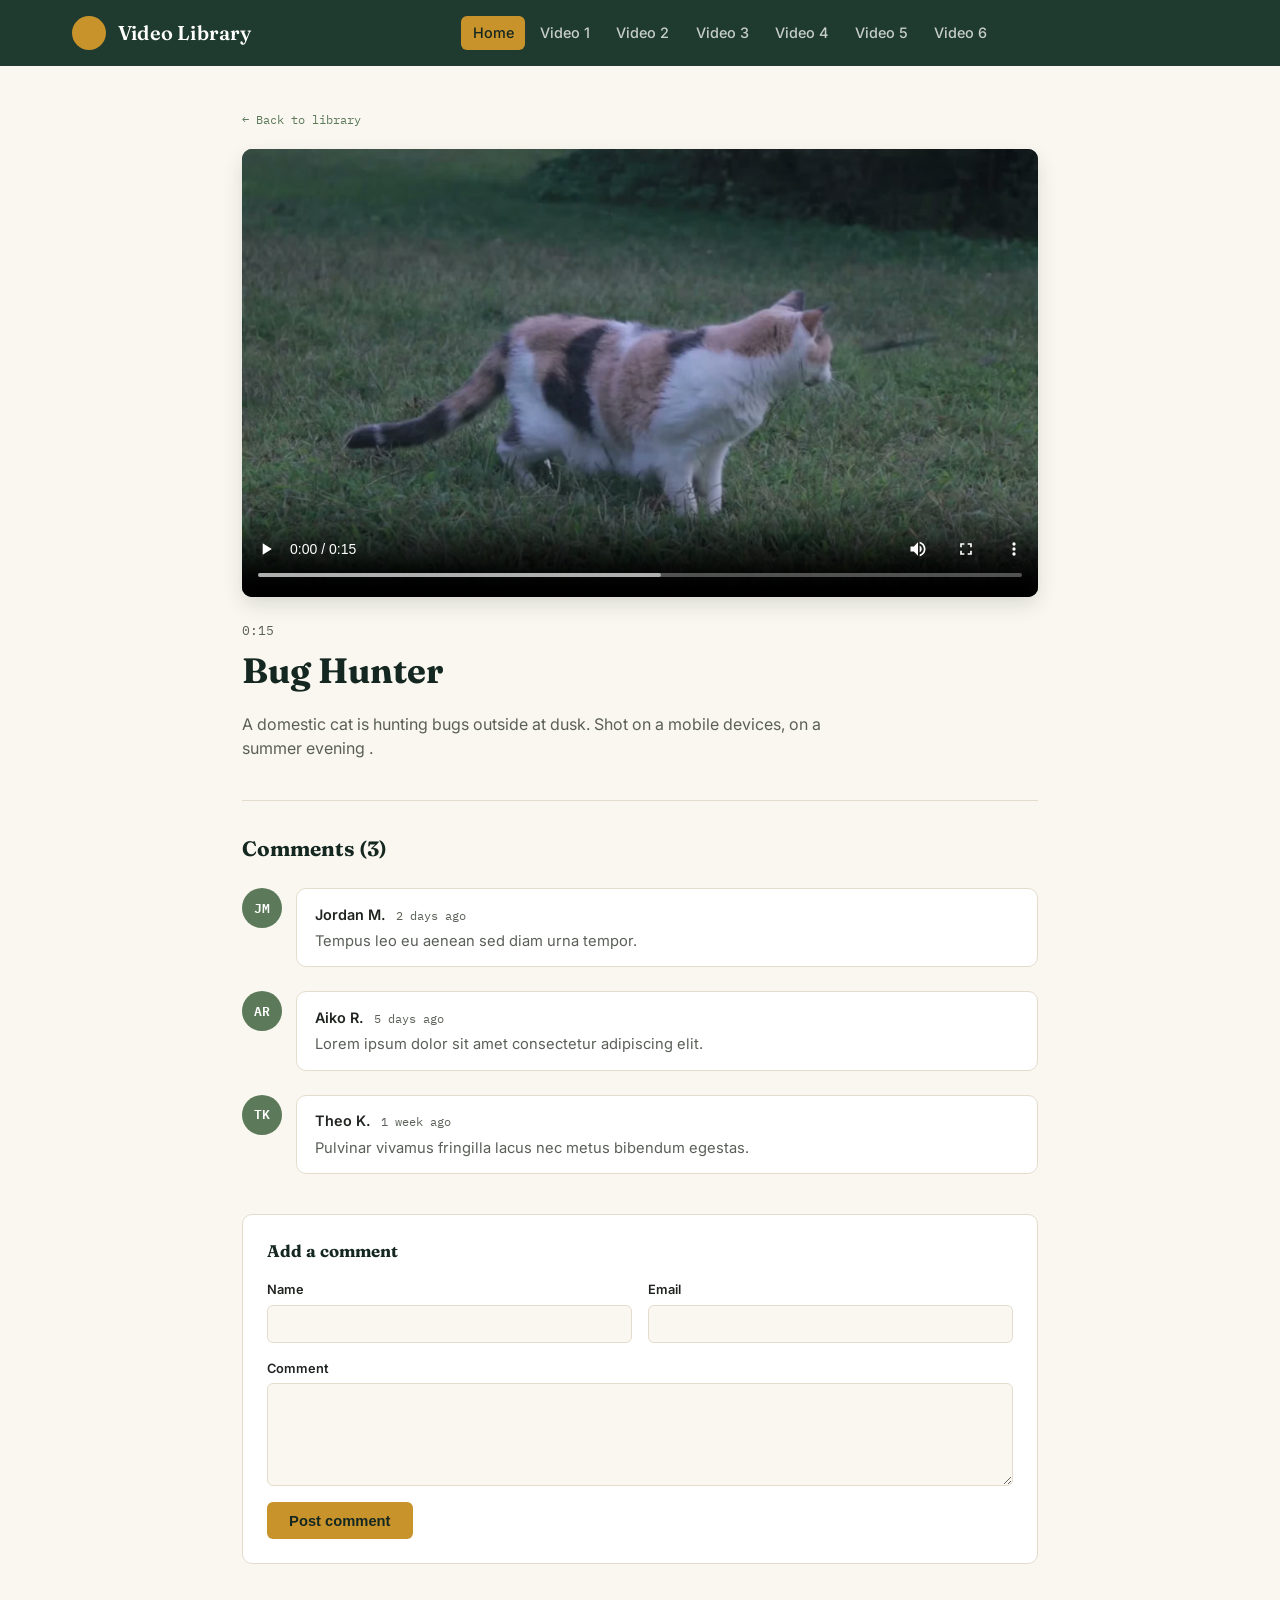
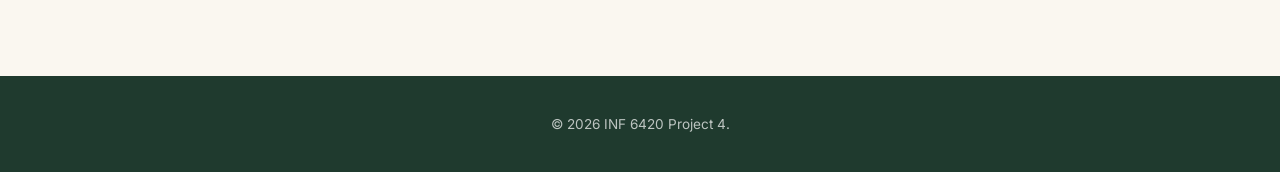
<file: responsive-video/video-3.html>
<!DOCTYPE html>
<html lang="en">

<head>
    <meta charset="UTF-8">
    <meta name="viewport" content="width=device-width, initial scale=1.0">
    <meta name="description" content="Video Gallery">
    <title> Video Library  </title>
    <link rel="preconnect" href="https://fonts.googleapis.com">
<link rel="preconnect" href="https://fonts.gstatic.com" crossorigin>
<link href="https://fonts.googleapis.com/css2?family=Fraunces:opsz,wght@9..144,400;9..144,600;9..144,700&family=Inter:wght@400;500;600&family=IBM+Plex+Mono:wght@500&display=swap" rel="stylesheet">
    <link rel="stylesheet" href="css/styles.css">

</head>
<body>
    <!-- accessibility link -->
    <a href="#main-content" class="skip-link">Skip to main content</a>
    <!--header-->
    <header class="site-header">
        <div class="header-container">
            <div class="site-branding">
                <div class="logo-placeholder" aria-hidden="true"></div>
                <a href="index.html" class="site-title">Video Library</a>
            </div>
            <nav class="main-nav" aria-label="Main-Navigation">
                <ul>
                    <li><a href="index.html" class="nav-link active" aria-current="page">Home</a></li>
                    <li><a href="video-1.html" class="nav-link">Video 1</a></li>
                    <li><a href="video-2.html" class="nav-link">Video 2</a></li>
                    <li><a href="video-3.html" class="nav-link">Video 3</a></li>
                    <li><a href="video-4.html" class="nav-link">Video 4</a></li>
                    <li><a href="video-5.html" class="nav-link">Video 5</a></li>
                    <li><a href="video-6.html" class="nav-link">Video 6</a></li>
                </ul>
            </nav>
        </div>
    </header>
    <main id="main-content">
            <div class="video-page">
 
            <a href="index.html" class="breadcrumb">&larr; Back to library</a>
 
            <div class="video-player-wrapper">
                
                <video controls poster="assets/images/video-3-frame1.jpg">
                    <source src="assets/videos/video-3.mp4" type="video/mp4">
                    <track label="English" kind="captions" srclang="en" src="assets/captions/video-3.vtt" default>
                    Your browser doesn't support embedded video.
                </video>
            </div>
 
            <div class="video-meta">
                <span class="video-duration">0:15</span>
            </div>
 
            <h1>Bug Hunter</h1>
            <p class="video-description">
                A domestic cat is hunting bugs outside at dusk. 
                Shot on a mobile devices, on a summer evening .  
            </p>
 
            <section class="comments-section" aria-labelledby="comments-heading">
                <h2 id="comments-heading" class="comments-heading">Comments (3)</h2>
 
                <ul class="comment-list">
                    <li class="comment">
                        <div class="comment-avatar" aria-hidden="true">JM</div>
                        <div class="comment-body">
                            <div class="comment-head">
                                <span class="comment-author">Jordan M.</span>
                                <span class="comment-time">2 days ago</span>
                            </div>
                            <p class="comment-text">Tempus leo eu aenean sed diam urna tempor.</p>
                        </div>
                    </li>
                    <li class="comment">
                        <div class="comment-avatar" aria-hidden="true">AR</div>
                        <div class="comment-body">
                            <div class="comment-head">
                                <span class="comment-author">Aiko R.</span>
                                <span class="comment-time">5 days ago</span>
                            </div>
                            <p class="comment-text">Lorem ipsum dolor sit amet consectetur adipiscing elit.</p>
                        </div>
                    </li>
                    <li class="comment">
                        <div class="comment-avatar" aria-hidden="true">TK</div>
                        <div class="comment-body">
                            <div class="comment-head">
                                <span class="comment-author">Theo K.</span>
                                <span class="comment-time">1 week ago</span>
                            </div>
                            <p class="comment-text">Pulvinar vivamus fringilla lacus nec metus bibendum egestas.</p>
                        </div>
                    </li>
                </ul>
 
                <form class="comment-form" action="#" method="post">
                    <h3>Add a comment</h3>
                    <div class="form-row">
                        <div class="form-field">
                            <label for="comment-name">Name</label>
                            <input type="text" id="comment-name" name="name" required>
                        </div>
                        <div class="form-field">
                            <label for="comment-email">Email</label>
                            <input type="email" id="comment-email" name="email" required>
                        </div>
                    </div>
                    <div class="form-field" style="margin-bottom: 1rem;">
                        <label for="comment-text">Comment</label>
                        <textarea id="comment-text" name="comment" required></textarea>
                    </div>
                    <button type="submit" class="comment-submit">Post comment</button>
                </form>
            </section>
 
        </div>
    </main>
 
    <footer class="site-footer">
        <p>&copy; 2026 INF 6420 Project 4.</p>
    </footer>
</body>
</html>
</file>
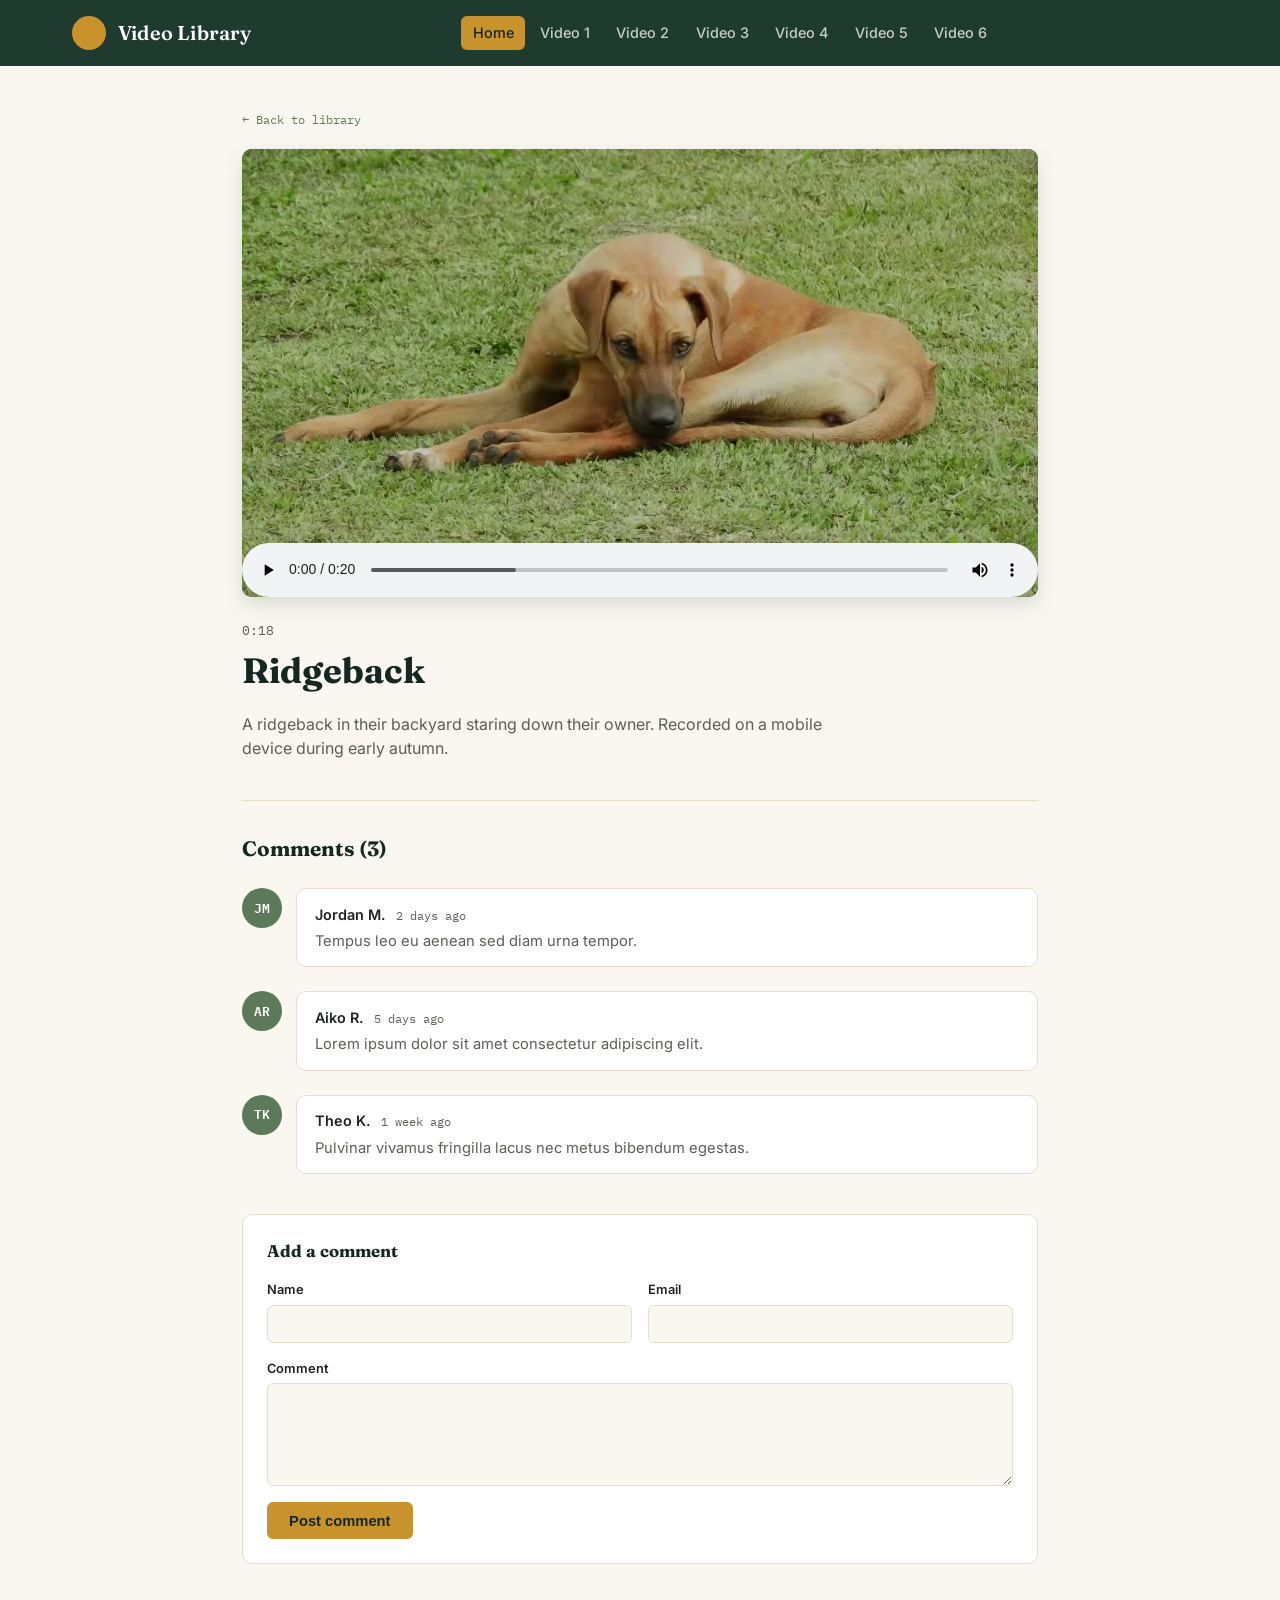
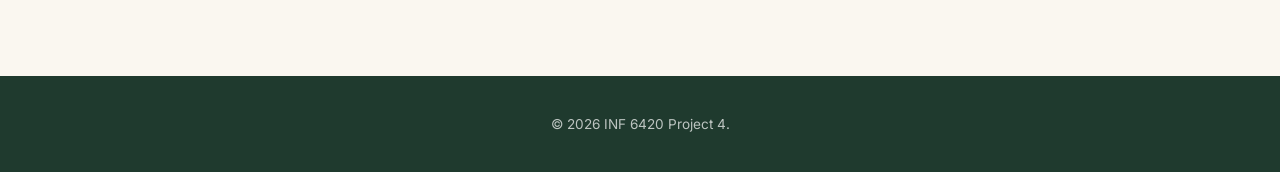
<file: responsive-video/video-4.html>
<!DOCTYPE html>
<html lang="en">

<head>
    <meta charset="UTF-8">
    <meta name="viewport" content="width=device-width, initial scale=1.0">
    <meta name="description" content="Video Gallery">
    <title> Video Library  </title>
    <link rel="preconnect" href="https://fonts.googleapis.com">
<link rel="preconnect" href="https://fonts.gstatic.com" crossorigin>
<link href="https://fonts.googleapis.com/css2?family=Fraunces:opsz,wght@9..144,400;9..144,600;9..144,700&family=Inter:wght@400;500;600&family=IBM+Plex+Mono:wght@500&display=swap" rel="stylesheet">
    <link rel="stylesheet" href="css/styles.css">

</head>
<body>
    <!-- accessibility link -->
    <a href="#main-content" class="skip-link">Skip to main content</a>
    <!--header-->
    <header class="site-header">
        <div class="header-container">
            <div class="site-branding">
                <div class="logo-placeholder" aria-hidden="true"></div>
                <a href="index.html" class="site-title">Video Library</a>
            </div>
            <nav class="main-nav" aria-label="Main-Navigation">
                <ul>
                    <li><a href="index.html" class="nav-link active" aria-current="page">Home</a></li>
                    <li><a href="video-1.html" class="nav-link">Video 1</a></li>
                    <li><a href="video-2.html" class="nav-link">Video 2</a></li>
                    <li><a href="video-3.html" class="nav-link">Video 3</a></li>
                    <li><a href="video-4.html" class="nav-link">Video 4</a></li>
                    <li><a href="video-5.html" class="nav-link">Video 5</a></li>
                    <li><a href="video-6.html" class="nav-link">Video 6</a></li>
                </ul>
            </nav>
        </div>
    </header>
    <main id="main-content">
            <div class="video-page">
 
            <a href="index.html" class="breadcrumb">&larr; Back to library</a>
 
            <div class="video-player-wrapper">
              
                <video controls poster="assets/images/video-4-frame1.jpg">
                    <source src="assets/videos/video-4.mp4" type="video/mp4">
                    <track label="English" kind="captions" srclang="en" src="assets/captions/video-4.vtt" default>
                    Your browser doesn't support embedded video.
                </video>
            </div>
 
            <div class="video-meta">
                <span class="video-duration">0:18</span>
            </div>
 
            <h1>Ridgeback</h1>
            <p class="video-description">
                A ridgeback in their backyard staring down their owner. 
                Recorded on a mobile device during early autumn.
            </p>
 
            <section class="comments-section" aria-labelledby="comments-heading">
                <h2 id="comments-heading" class="comments-heading">Comments (3)</h2>
 
                <ul class="comment-list">
                    <li class="comment">
                        <div class="comment-avatar" aria-hidden="true">JM</div>
                        <div class="comment-body">
                            <div class="comment-head">
                                <span class="comment-author">Jordan M.</span>
                                <span class="comment-time">2 days ago</span>
                            </div>
                            <p class="comment-text">Tempus leo eu aenean sed diam urna tempor.</p>
                        </div>
                    </li>
                    <li class="comment">
                        <div class="comment-avatar" aria-hidden="true">AR</div>
                        <div class="comment-body">
                            <div class="comment-head">
                                <span class="comment-author">Aiko R.</span>
                                <span class="comment-time">5 days ago</span>
                            </div>
                            <p class="comment-text">Lorem ipsum dolor sit amet consectetur adipiscing elit.</p>
                        </div>
                    </li>
                    <li class="comment">
                        <div class="comment-avatar" aria-hidden="true">TK</div>
                        <div class="comment-body">
                            <div class="comment-head">
                                <span class="comment-author">Theo K.</span>
                                <span class="comment-time">1 week ago</span>
                            </div>
                            <p class="comment-text">Pulvinar vivamus fringilla lacus nec metus bibendum egestas.</p>
                        </div>
                    </li>
                </ul>
 
                <form class="comment-form" action="#" method="post">
                    <h3>Add a comment</h3>
                    <div class="form-row">
                        <div class="form-field">
                            <label for="comment-name">Name</label>
                            <input type="text" id="comment-name" name="name" required>
                        </div>
                        <div class="form-field">
                            <label for="comment-email">Email</label>
                            <input type="email" id="comment-email" name="email" required>
                        </div>
                    </div>
                    <div class="form-field" style="margin-bottom: 1rem;">
                        <label for="comment-text">Comment</label>
                        <textarea id="comment-text" name="comment" required></textarea>
                    </div>
                    <button type="submit" class="comment-submit">Post comment</button>
                </form>
            </section>
 
        </div>
    </main>
 
    <footer class="site-footer">
        <p>&copy; 2026 INF 6420 Project 4.</p>
    </footer>
</body>
</html>
</file>
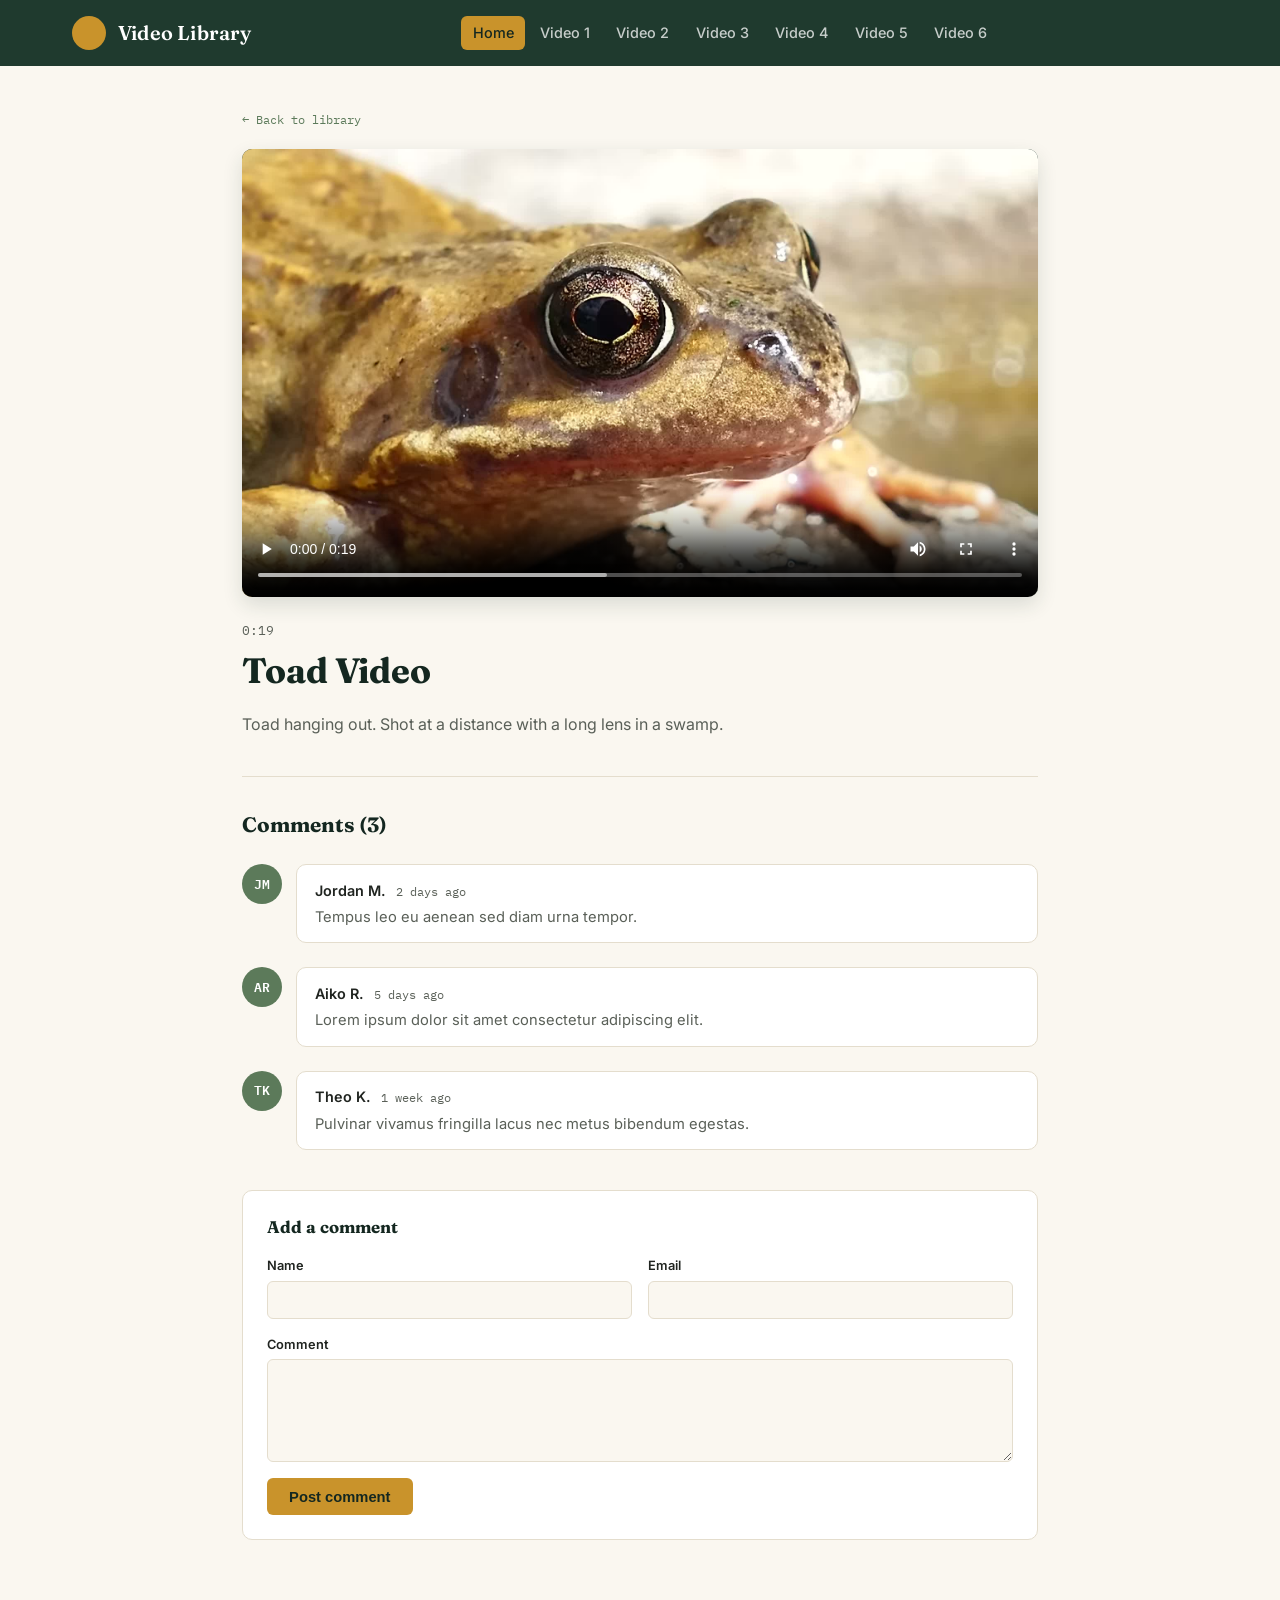
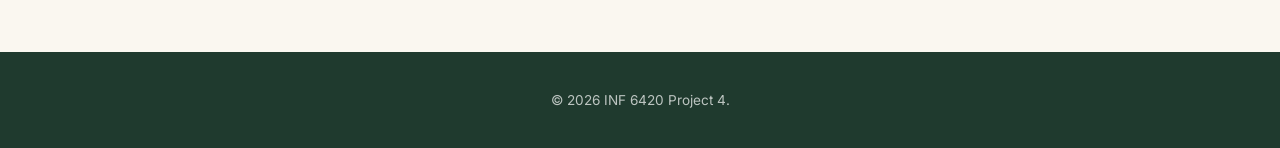
<file: responsive-video/video-5.html>
<!DOCTYPE html>
<html lang="en">

<head>
    <meta charset="UTF-8">
    <meta name="viewport" content="width=device-width, initial scale=1.0">
    <meta name="description" content="Video Gallery">
    <title> Video Library  </title>
    <link rel="preconnect" href="https://fonts.googleapis.com">
<link rel="preconnect" href="https://fonts.gstatic.com" crossorigin>
<link href="https://fonts.googleapis.com/css2?family=Fraunces:opsz,wght@9..144,400;9..144,600;9..144,700&family=Inter:wght@400;500;600&family=IBM+Plex+Mono:wght@500&display=swap" rel="stylesheet">
    <link rel="stylesheet" href="css/styles.css">

</head>
<body>
    <!-- accessibility link -->
    <a href="#main-content" class="skip-link">Skip to main content</a>
    <!--header-->
    <header class="site-header">
        <div class="header-container">
            <div class="site-branding">
                <div class="logo-placeholder" aria-hidden="true"></div>
                <a href="index.html" class="site-title">Video Library</a>
            </div>
            <nav class="main-nav" aria-label="Main-Navigation">
                <ul>
                    <li><a href="index.html" class="nav-link active" aria-current="page">Home</a></li>
                    <li><a href="video-1.html" class="nav-link">Video 1</a></li>
                    <li><a href="video-2.html" class="nav-link">Video 2</a></li>
                    <li><a href="video-3.html" class="nav-link">Video 3</a></li>
                    <li><a href="video-4.html" class="nav-link">Video 4</a></li>
                    <li><a href="video-5.html" class="nav-link">Video 5</a></li>
                    <li><a href="video-6.html" class="nav-link">Video 6</a></li>
                </ul>
            </nav>
        </div>
    </header>
    <main id="main-content">
            <div class="video-page">
 
            <a href="index.html" class="breadcrumb">&larr; Back to library</a>
 
            <div class="video-player-wrapper">
                
                <video controls poster="assets/images/video-5-frame1.jpg">
                    <source src="assets/videos/video-5.mp4" type="video/mp4">
                    <track label="English" kind="captions" srclang="en" src="assets/captions/video-5.vtt" default>
                    Your browser doesn't support embedded video.
                </video>
            </div>
 
            <div class="video-meta">
                <span class="video-duration">0:19</span>
            </div>
 
            <h1>Toad Video</h1>
            <p class="video-description">
                Toad hanging out. Shot at a distance with a long lens 
                in a swamp.
            </p>
 
            <section class="comments-section" aria-labelledby="comments-heading">
                <h2 id="comments-heading" class="comments-heading">Comments (3)</h2>
 
                <ul class="comment-list">
                    <li class="comment">
                        <div class="comment-avatar" aria-hidden="true">JM</div>
                        <div class="comment-body">
                            <div class="comment-head">
                                <span class="comment-author">Jordan M.</span>
                                <span class="comment-time">2 days ago</span>
                            </div>
                            <p class="comment-text">Tempus leo eu aenean sed diam urna tempor.</p>
                        </div>
                    </li>
                    <li class="comment">
                        <div class="comment-avatar" aria-hidden="true">AR</div>
                        <div class="comment-body">
                            <div class="comment-head">
                                <span class="comment-author">Aiko R.</span>
                                <span class="comment-time">5 days ago</span>
                            </div>
                            <p class="comment-text">Lorem ipsum dolor sit amet consectetur adipiscing elit.</p>
                        </div>
                    </li>
                    <li class="comment">
                        <div class="comment-avatar" aria-hidden="true">TK</div>
                        <div class="comment-body">
                            <div class="comment-head">
                                <span class="comment-author">Theo K.</span>
                                <span class="comment-time">1 week ago</span>
                            </div>
                            <p class="comment-text">Pulvinar vivamus fringilla lacus nec metus bibendum egestas.</p>
                        </div>
                    </li>
                </ul>
 
                <form class="comment-form" action="#" method="post">
                    <h3>Add a comment</h3>
                    <div class="form-row">
                        <div class="form-field">
                            <label for="comment-name">Name</label>
                            <input type="text" id="comment-name" name="name" required>
                        </div>
                        <div class="form-field">
                            <label for="comment-email">Email</label>
                            <input type="email" id="comment-email" name="email" required>
                        </div>
                    </div>
                    <div class="form-field" style="margin-bottom: 1rem;">
                        <label for="comment-text">Comment</label>
                        <textarea id="comment-text" name="comment" required></textarea>
                    </div>
                    <button type="submit" class="comment-submit">Post comment</button>
                </form>
            </section>
 
        </div>
    </main>
 
    <footer class="site-footer">
        <p>&copy; 2026 INF 6420 Project 4.</p>
    </footer>
</body>
</html>
</file>
<file: Project3/style/style.css>
:root {
  --cream: #faf3e6;
  --oat: #efe3cf;
  --oat-dark: #e2d2b4;
  --cocoa-900: #2b1810;
  --cocoa-700: #5c3a28;
  --cocoa-500: #7a5136;
  --butter-400: #e8b64a;
  --butter-300: #f0cd7c;
  --molasses-600: #8a3324;
  --molasses-700: #6f271b;
  --line: rgba(43, 24, 16, 0.14);

  --font-display: "Big Shoulders Display", sans-serif;
  --font-body: "Work Sans", sans-serif;
  --font-mono: "Space Mono", monospace;

  --max-width: 960px;
  --radius: 4px;
}

* {
  box-sizing: border-box;
}

html {
  scroll-behavior: smooth;
}

body {
  margin: 0;
  background: var(--cream);
  color: var(--cocoa-900);
  font-family: var(--font-body);
  line-height: 1.55;
  -webkit-font-smoothing: antialiased;
}

h1, h2, h3 {
  font-family: var(--font-display);
  font-weight: 700;
  color: var(--cocoa-900);
  line-height: 1.05;
  margin: 0 0 0.4em;
}

h2 {
  font-size: clamp(1.6rem, 2.6vw, 2.1rem);
  text-transform: uppercase;
  letter-spacing: 0.02em;
}

p {
  margin: 0 0 1em;
}

a {
  color: var(--molasses-700);
}

a:hover,
a:focus-visible {
  color: var(--molasses-600);
}

:focus-visible {
  outline: 3px solid var(--butter-400);
  outline-offset: 2px;
}

ul, ol {
  margin: 0;
  padding-left: 1.2em;
}

img {
  max-width: 100%;
  display: block;
}

/*Header / Nav — flexbox*/

.site-header {
  background: var(--cocoa-900);
  color: var(--cream);
  padding: 0 1.25rem;
}

.nav-wrap {
  max-width: var(--max-width);
  margin: 0 auto;
  display: flex;
  align-items: center;
  justify-content: space-between;
  padding: 1rem 0;
  flex-wrap: wrap;
  gap: 0.5rem 1.5rem;
}

.brand {
  font-family: var(--font-display);
  font-size: 1.4rem;
  font-weight: 700;
  color: var(--cream);
  text-decoration: none;
  letter-spacing: 0.01em;
}

.nav-toggle {
  display: none;
  background: transparent;
  border: 1px solid var(--cream);
  color: var(--cream);
  font-family: var(--font-body);
  font-size: 0.95rem;
  padding: 0.4rem 0.75rem;
  border-radius: var(--radius);
  cursor: pointer;
}

.site-nav ul {
  display: flex;
  gap: 1.75rem;
  list-style: none;
  padding: 0;
  margin: 0;
}

.site-nav a {
  color: var(--oat);
  text-decoration: none;
  font-weight: 500;
  font-size: 0.98rem;
  letter-spacing: 0.02em;
  padding: 0.25rem 0;
  border-bottom: 2px solid transparent;
}

.site-nav a:hover,
.site-nav a:focus-visible {
  color: var(--butter-300);
}

.site-nav a[aria-current="page"] {
  color: var(--butter-400);
  border-bottom-color: var(--butter-400);
}

/*Hero / intro */

.intro {
  max-width: var(--max-width);
  margin: 0 auto;
  padding: 2.5rem 0 3rem;
}

.intro .eyebrow {
  font-family: var(--font-mono);
  font-size: 0.85rem;
  color: var(--butter-400);
  text-transform: uppercase;
  letter-spacing: 0.12em;
  margin-bottom: 0.5rem;
}

.intro h1 {
  color: var(--cream);
  font-size: clamp(2.2rem, 5vw, 3.4rem);
  max-width: 18ch;
}

.intro p {
  color: var(--oat);
  max-width: 62ch;
}

.stat-row {
  display: flex;
  flex-wrap: wrap;
  gap: 1.5rem 2.5rem;
  margin: 1.5rem 0 2rem;
  padding: 0;
  list-style: none;
}

.stat-row li {
  font-family: var(--font-mono);
  color: var(--cream);
  font-size: 0.9rem;
}

.stat-row strong {
  display: block;
  font-family: var(--font-display);
  font-size: 1.5rem;
  color: var(--butter-400);
  font-weight: 700;
}

/*Main content*/

main {
  max-width: var(--max-width);
  margin: 0 auto;
  padding: 2.5rem 1.25rem 4rem;
}

.section-block + .section-block {
  margin-top: 3rem;
  padding-top: 2.5rem;
  border-top: 1px solid var(--line);
}

/* Ingredient grid — CSS Grid */
.ingredient-grid {
  display: grid;
  grid-template-columns: repeat(2, 1fr);
  gap: 1.5rem;
}

.ingredient-card {
  background: var(--oat);
  border-radius: var(--radius);
  padding: 1.5rem;
}

.ingredient-card h3 {
  font-size: 1.15rem;
  text-transform: uppercase;
  letter-spacing: 0.03em;
  margin-bottom: 0.85rem;
}

.ingredient-card ul {
  list-style: none;
  padding: 0;
}

.ingredient-card li {
  display: flex;
  justify-content: space-between;
  gap: 1rem;
  padding: 0.5rem 0;
  border-bottom: 1px dashed var(--line);
  font-size: 0.95rem;
}

.ingredient-card li:last-child {
  border-bottom: none;
}

.ingredient-card .qty {
  font-family: var(--font-mono);
  color: var(--molasses-700);
  white-space: nowrap;
  font-size: 0.88rem;
}

/* Instructions  */
.steps {
  list-style: none;
  padding: 0;
  counter-reset: step;
}

.steps li {
  counter-increment: step;
  position: relative;
  padding: 0 0 1.5rem 3.2rem;
  margin-bottom: 0.25rem;
  border-left: 2px solid var(--oat-dark);
}

.steps li:last-child {
  border-left-color: transparent;
  padding-bottom: 0;
}

.steps li::before {
  content: counter(step);
  position: absolute;
  left: -19px;
  top: -2px;
  width: 36px;
  height: 36px;
  border-radius: 50%;
  background: var(--molasses-600);
  color: var(--cream);
  font-family: var(--font-mono);
  font-weight: 700;
  display: flex;
  align-items: center;
  justify-content: center;
  font-size: 0.95rem;
}

/* Resources page */

.page-intro {
  max-width: 62ch;
  font-size: 1.05rem;
}

.resource-grid {
  display: grid;
  grid-template-columns: repeat(2, 1fr);
  gap: 1.25rem;
}

.resource-card {
  background: var(--oat);
  border-radius: var(--radius);
  padding: 1.25rem 1.5rem;
  border-left: 4px solid var(--molasses-600);
}

.resource-card a {
  font-weight: 600;
  text-decoration: none;
}

.resource-card a:hover,
.resource-card a:focus-visible {
  text-decoration: underline;
}

.substitute-block {
  background: var(--oat);
  border-radius: var(--radius);
  padding: 1.5rem;
  display: flex;
  flex-direction: column;
  gap: 1rem;
}

.substitute-block img {
  border-radius: var(--radius);
}

/* Contact page — form */
.contact-shell {
  display: flex;
  justify-content: center;
}

.contact-card {
  width: 100%;
  max-width: 640px;
  background: var(--oat);
  border-radius: var(--radius);
  padding: 2.25rem;
}

.contact-card p.lede {
  max-width: 52ch;
}

form {
  margin-top: 1.25rem;
}

.field-grid {
  display: grid;
  grid-template-columns: 1fr 1fr;
  gap: 1.25rem;
}

.field {
  display: flex;
  flex-direction: column;
  gap: 0.4rem;
  margin-bottom: 1.25rem;
}

.field.full {
  grid-column: 1 / -1;
}

label {
  font-family: var(--font-mono);
  font-size: 0.82rem;
  text-transform: uppercase;
  letter-spacing: 0.05em;
  color: var(--cocoa-700);
}

label .optional {
  text-transform: none;
  letter-spacing: 0;
  color: var(--cocoa-500);
  font-family: var(--font-body);
}

input,
textarea {
  font-family: var(--font-body);
  font-size: 1rem;
  padding: 0.65rem 0.75rem;
  border: 1px solid var(--line);
  border-radius: var(--radius);
  background: var(--cream);
  color: var(--cocoa-900);
}

input:focus-visible,
textarea:focus-visible {
  outline: 3px solid var(--butter-400);
  outline-offset: 1px;
}

textarea {
  resize: vertical;
  min-height: 120px;
  font-family: var(--font-body);
}

.form-action {
  margin-top: 0.5rem;
}

button[type="submit"] {
  font-family: var(--font-display);
  font-size: 1.05rem;
  letter-spacing: 0.03em;
  text-transform: uppercase;
  background: var(--molasses-600);
  color: var(--cream);
  border: none;
  padding: 0.75rem 2rem;
  border-radius: var(--radius);
  cursor: pointer;
}

button[type="submit"]:hover,
button[type="submit"]:focus-visible {
  background: var(--molasses-700);
}

/* Footer*/

.site-footer {
  text-align: center;
  padding: 1.5rem 1.25rem 2.5rem;
  font-size: 0.85rem;
  color: var(--cocoa-500);
}
</file>
<file: responsive-video/css/styles.css>
/* ============================
   Tokens
   ============================ */
:root {
  --pine: #1f3a2e;
  --pine-dark: #142720;
  --parchment: #faf7f0;
  --parchment-card: #ffffff;
  --moss: #5c7a5a;
  --ochre: #c9932b;
  --ink: #202420;
  --ink-soft: #5a6058;
  --line: #e4ddcd;

  --font-display: "Fraunces", Georgia, serif;
  --font-body: "Inter", -apple-system, BlinkMacSystemFont, sans-serif;
  --font-mono: "IBM Plex Mono", ui-monospace, monospace;

  --max-width: 1200px;
  --radius: 10px;
}

* {
  box-sizing: border-box;
}

body {
  margin: 0;
  background: var(--parchment);
  color: var(--ink);
  font-family: var(--font-body);
  line-height: 1.5;
}

img {
  max-width: 100%;
  display: block;
}

a {
  color: inherit;
}

.skip-link {
  position: absolute;
  left: -999px;
  top: 0;
  background: var(--ochre);
  color: var(--pine-dark);
  padding: .75rem 1rem;
  font-weight: 600;
  z-index: 100;
}

.skip-link:focus {
  left: 1rem;
  top: 1rem;
}

.visually-hidden {
  position: absolute;
  width: 1px;
  height: 1px;
  overflow: hidden;
  clip: rect(0 0 0 0);
  white-space: nowrap;
}

:focus-visible {
  outline: 3px solid var(--ochre);
  outline-offset: 2px;
}

/**Header**/

.site-header {
  background: var(--pine);
  color: #fff;
}

.header-container {
  max-width: var(--max-width);
  margin: 0 auto;
  padding: 0 2rem;
  display: flex;
  align-items: center;
  justify-content: space-between;
  flex-wrap: wrap;
}

.site-branding {
  display: flex;
  align-items: center;
  gap: .75rem;
  padding: .85rem 0;
}

.logo-placeholder {
  width: 34px;
  height: 34px;
  border-radius: 50%;
  background: var(--ochre);
  color: var(--pine-dark);
  font-family: var(--font-display);
  font-weight: 700;
  display: flex;
  align-items: center;
  justify-content: center;
}

.site-title {
  font-family: var(--font-display);
  font-weight: 600;
  font-size: 1.25rem;
  text-decoration: none;
  color: #fff;
  letter-spacing: .01em;
}

.main-nav {
  max-width: var(--max-width);
  margin: 0 auto;
  display: flex;
  align-items: center;
  justify-content: space-between;
  padding: 1rem 0;
  flex-wrap: wrap;
  gap: .5rem 1.5rem;
}

.main-nav ul {
  list-style: none;
  display: flex;
  flex-wrap: wrap;
  gap: 0.25rem;
  margin: 0;
  padding: 0;
}

.nav-link {
  display: inline-block;
  text-decoration: none;
  color: rgba(255, 255, 255, .75);
  font-size: .9rem;
  font-weight: 500;
  padding: .4rem .7rem;
  border-radius: 6px;
  transition: background .2s ease, color .2s ease;
}

.nav-link:hover {
  color: #fff;
  background: rgba(255, 255, 255, .08);
}

.nav-link.active {
  color: var(--pine-dark);
  background: var(--ochre);
}

/**Page intro**/

.page-intro {
  max-width: var(--max-width);
  margin: 0 auto;
  padding: 3rem 2rem 1rem;
}

.eyebrow {
  font-family: var(--font-mono);
  font-size: .75rem;
  letter-spacing: .08em;
  text-transform: uppercase;
  color: var(--moss);
  margin: 0 0 .5rem;
}

.page-intro h1 {
  font-family: var(--font-display);
  font-size: clamp(2rem, 4vw, 2.75rem);
  margin: 0 0 .5rem;
  color: var(--pine-dark);
}

.intro-copy {
  color: var(--ink-soft);
  margin: 0;
  max-width: 46ch;
}

/**Gallery grid**/

.gallery-grid {
 display: flex;
  flex-wrap: wrap;
  gap: 2rem;
  max-width: var(--max-width);
  margin-inline: auto;
  padding: 2rem;
}
 
.video-card {
  display: flex;
  flex-direction: column;
  box-sizing: border-box;
  min-width: 0; /* prevents long text/images from forcing the item wider than its basis */
  flex: 1 1 100%; /* 1 column below 640px */
  background: var(--parchment-card);
  border: 1px solid var(--line);
  border-radius: var(--radius);
  overflow: hidden;
  text-decoration: none;
  color: inherit;
  box-shadow: 0 4px 10px rgba(31, 58, 46, .08);
  transition: transform .25s ease, box-shadow .25s ease;
}
 
@media (min-width: 640px) {
  .video-card {
    /* 2 columns: (100% - 1 gap) / 2 */
    flex: 0 1 calc(50% - 1rem);
  }
}
 
@media (min-width: 1024px) {
  .video-card {
    /* 4 columns: (100% - 3 gaps) / 4 */
    flex: 0 1 calc(25% - 1.5rem);
  }
}
 
.video-card:hover,
.video-card:focus-visible {
  transform: translateY(-4px);
  box-shadow: 0 12px 24px rgba(31, 58, 46, .16);
}
 
.card-thumbnail-wrapper {
  position: relative;
  aspect-ratio: 16 / 9;
  overflow: hidden;
  background: var(--pine-dark);
}
 
.video-tn {
  width: 100%;
  height: 100%;
  object-fit: cover;
  filter: saturate(.85);
  transition: filter .3s ease, transform .4s ease;
}
 
.video-card:hover .video-tn,
.video-card:focus-visible .video-tn {
  filter: saturate(1.1);
  transform: scale(1.04);
}
 
.badge {
  position: absolute;
  bottom: .6rem;
  right: .6rem;
  background: rgba(20, 39, 32, .85);
  color: #fff;
  padding: .2rem .5rem;
  border-radius: 4px;
  font-family: var(--font-mono);
  font-size: .75rem;
  letter-spacing: .02em;
}
 
.card-text {
  padding: 1.1rem 1.2rem 1.4rem;
}
 
.card-rec {
  font-family: var(--font-mono);
  font-size: .7rem;
  letter-spacing: .08em;
  color: var(--ochre);
  margin: 0 0 .4rem;
}
 
.card-title {
  font-family: var(--font-display);
  font-size: 1.2rem;
  margin: 0 0 .35rem;
  color: var(--pine-dark);
  overflow-wrap: break-word;
}
 
.card-desc {
  margin: 0;
  font-size: .9rem;
  color: var(--ink-soft);
  overflow-wrap: break-word;
}

/**Footer**/

.site-footer {
  background: var(--pine);
  color: rgba(255, 255, 255, .7);
  padding: 1.5rem 2rem;
  text-align: center;
  font-size: .85rem;
  margin-top: 3rem;
}

/**Subpage**/

.card-content {
  display: flex;
  align-items: center;
  gap: 1rem;
  padding: 1rem;
}

.card-icon-container {
  width: 64px;
  height: 64px;
  border-radius: 50%;
  background: #eef4f8;
  display: flex;
  justify-content: center;
  align-items: center;
  flex-shrink: 0;
}

.card-icon {
  width: 30px;
  height: 30px;
}

.myForm {
  display: flex;
  flex-wrap: wrap;
  gap: 1.5rem;
  background: #fff;
  border: 1px solid var(--line);
  border-radius: var(--radius);
  padding: 1.8em;
}

.message {
  flex: 1;
  min-width: 240px;
  display: flex;
  flex-direction: column;
}

.message > textarea {
  flex: 1;
  min-width: 18em;
  min-height: 8em;
  padding: .6em;
  border: 1px solid var(--line);
  border-radius: 6px;
  font-family: inherit;
}

.contact {
  flex: 1;
  min-width: 220px;
}

.contact input {
  width: 100%;
  padding: .6em;
  margin-bottom: .8em;
  border: 1px solid var(--line);
  border-radius: 6px;
  font-family: inherit;
}

.contact button {
  padding: .8em 1.4em;
  margin-bottom: 1em;
  background: var(--pine);
  color: #fff;
  border: 0;
  border-radius: 6px;
  font-weight: 600;
  cursor: pointer;
  transition: background .2s ease;
}

.contact button:hover {
  background: var(--pine-dark);
}

/**Video Pages**/
.video-page {
  max-width: 860px;
  margin: 0 auto;
  padding: 2.5rem 2rem 4rem;
}

.breadcrumb {
  font-family: var(--font-mono);
  font-size: .78rem;
  color: var(--moss);
  text-decoration: none;
  display: inline-block;
  margin-bottom: 1.25rem;
}

.breadcrumb:hover {
  text-decoration: underline;
}

.video-player-wrapper {
  position: relative;
  aspect-ratio: 16 / 9;
  background: var(--pine-dark);
  border-radius: var(--radius);
  overflow: hidden;
  box-shadow: 0 8px 20px rgba(31, 58, 46, .14);
}

.video-player-wrapper video,
.video-player-wrapper img {
  width: 100%;
  height: 100%;
  object-fit: cover;
}

.video-meta {
  display: flex;
  align-items: baseline;
  justify-content: space-between;
  flex-wrap: wrap;
  gap: .5rem 1rem;
  margin-top: 1.5rem;
}

.video-meta .card-rec {
  margin: 0;
}

.video-duration {
  font-family: var(--font-mono);
  font-size: .8rem;
  color: var(--ink-soft);
}

.video-page h1 {
  font-family: var(--font-display);
  font-size: clamp(1.6rem, 3.5vw, 2.2rem);
  color: var(--pine-dark);
  margin: .3rem 0 .9rem;
}

.video-description {
  color: var(--ink-soft);
  max-width: 62ch;
  margin: 0 0 2.5rem;
}

/* Comments */
.comments-section {
  border-top: 1px solid var(--line);
  padding-top: 2rem;
}

.comments-heading {
  font-family: var(--font-display);
  font-size: 1.3rem;
  color: var(--pine-dark);
  margin: 0 0 1.5rem;
}

.comment-list {
  list-style: none;
  margin: 0 0 2.5rem;
  padding: 0;
  display: flex;
  flex-direction: column;
  gap: 1.5rem;
}

.comment {
  display: flex;
  gap: .9rem;
}

.comment-avatar {
  width: 40px;
  height: 40px;
  border-radius: 50%;
  background: var(--moss);
  color: #fff;
  font-family: var(--font-mono);
  font-size: .8rem;
  font-weight: 600;
  display: flex;
  align-items: center;
  justify-content: center;
  flex-shrink: 0;
}

.comment-body {
  background: var(--parchment-card);
  border: 1px solid var(--line);
  border-radius: var(--radius);
  padding: .9rem 1.1rem;
  flex: 1;
}

.comment-head {
  display: flex;
  align-items: baseline;
  gap: .6rem;
  margin-bottom: .3rem;
  flex-wrap: wrap;
}

.comment-author {
  font-weight: 600;
  font-size: .9rem;
  color: var(--ink);
}

.comment-time {
  font-family: var(--font-mono);
  font-size: .72rem;
  color: var(--ink-soft);
}

.comment-text {
  margin: 0;
  font-size: .92rem;
  color: var(--ink-soft);
}

/* Comment form */
.comment-form {
  background: var(--parchment-card);
  border: 1px solid var(--line);
  border-radius: var(--radius);
  padding: 1.5rem;
}

.comment-form h3 {
  font-family: var(--font-display);
  font-size: 1.05rem;
  color: var(--pine-dark);
  margin: 0 0 1rem;
}

.form-row {
  display: flex;
  gap: 1rem;
  flex-wrap: wrap;
  margin-bottom: 1rem;
}

.form-field {
  flex: 1;
  min-width: 200px;
  display: flex;
  flex-direction: column;
  gap: .35rem;
}

.form-field label {
  font-size: .8rem;
  font-weight: 600;
  color: var(--ink);
}

.form-field input,
.form-field textarea {
  font-family: inherit;
  font-size: .92rem;
  padding: .6em .7em;
  border: 1px solid var(--line);
  border-radius: 6px;
  background: var(--parchment);
  color: var(--ink);
}

.form-field textarea {
  min-height: 7em;
  resize: vertical;
}

.form-field input:focus,
.form-field textarea:focus {
  outline: none;
  border-color: var(--moss);
  box-shadow: 0 0 0 3px rgba(92, 122, 90, .18);
}

.comment-submit {
  background: var(--ochre);
  color: var(--pine-dark);
  border: 0;
  border-radius: 6px;
  padding: .7em 1.5em;
  font-weight: 600;
  font-size: .92rem;
  cursor: pointer;
  transition: background .2s ease;
}

.comment-submit:hover {
  background: #b9821f;
}

/**Responive**/
@media (max-width: 640px) {
  .header-container {
    flex-direction: column;
    align-items: flex-start;
  }

  .page-intro {
    padding: 2rem 1.25rem 1rem;
  }

  .gallery-grid {
    padding: 1.25rem;
    gap: 1.25rem;
  }

  .video-page {
    padding: 1.5rem 1.25rem 3rem;
  }

  .comment {
    gap: .6rem;
  }
}

@media (prefers-reduced-motion: reduce) {
  .video-card,
  .video-tn {
    transition: none;
  }
}
</file>
